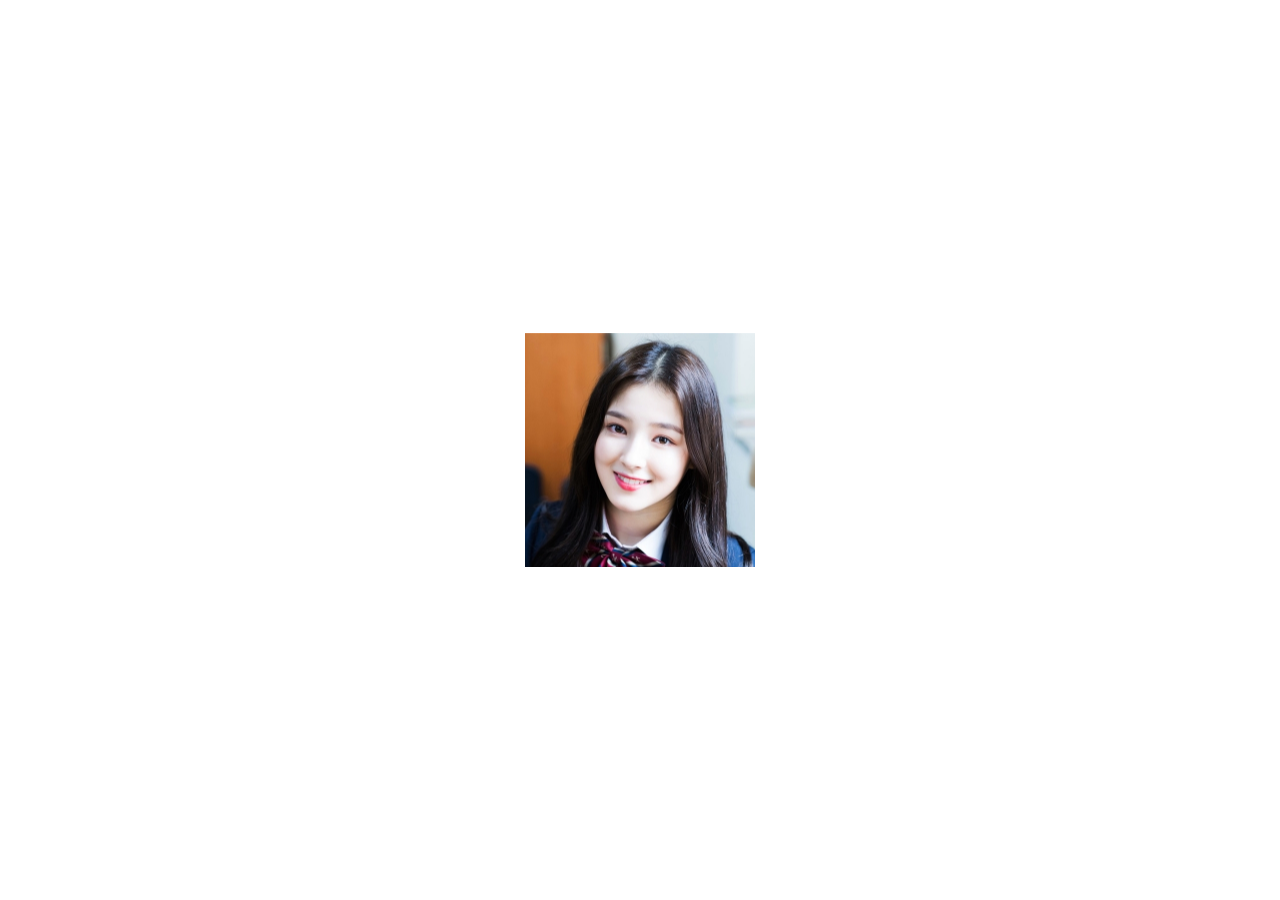
<file: reed-ui/hover_image-main/index.html>
<!DOCTYPE html>
<html lang="en">

<head>
    <meta charset="UTF-8">
    <meta http-equiv="X-UA-Compatible" content="IE=edge">
    <meta name="viewport" content="width=device-width, initial-scale=1.0">
    <title>Hover Image</title>
    <link rel="stylesheet" href="style.css">
</head>

<body>
    <!-- DONATE TUI
    
         - MOMO : 033.424.4249 ( DUONG HOANG QUAN)
         - ATM : 0701 1046 0250 ( SCB - DUONG QUOC THU)

    -->

    <div class="container">
        <div class="square" style="--i:1">
            <img src="images/nancy.jpg" alt="">
        </div>
        <div class="square" style="--i:2">
            <img src="images/nancy.jpg" alt="">
        </div>
        <div class="square" style="--i:3">
            <img src="images/nancy.jpg" alt="">
        </div>
        <div class="square" style="--i:4">
            <img src="images/nancy.jpg" alt="">
        </div>
        <div class="square" style="--i:5">
            <img src="images/nancy.jpg" alt="">
        </div>
        <div class="square" style="--i:6">
            <img src="images/nancy.jpg" alt="">
        </div>
        <div class="square">
            <img src="images/nancy.jpg" alt="">
        </div>
    </div>

    <script src="script.js"></script>
</body>

</html>
</file>
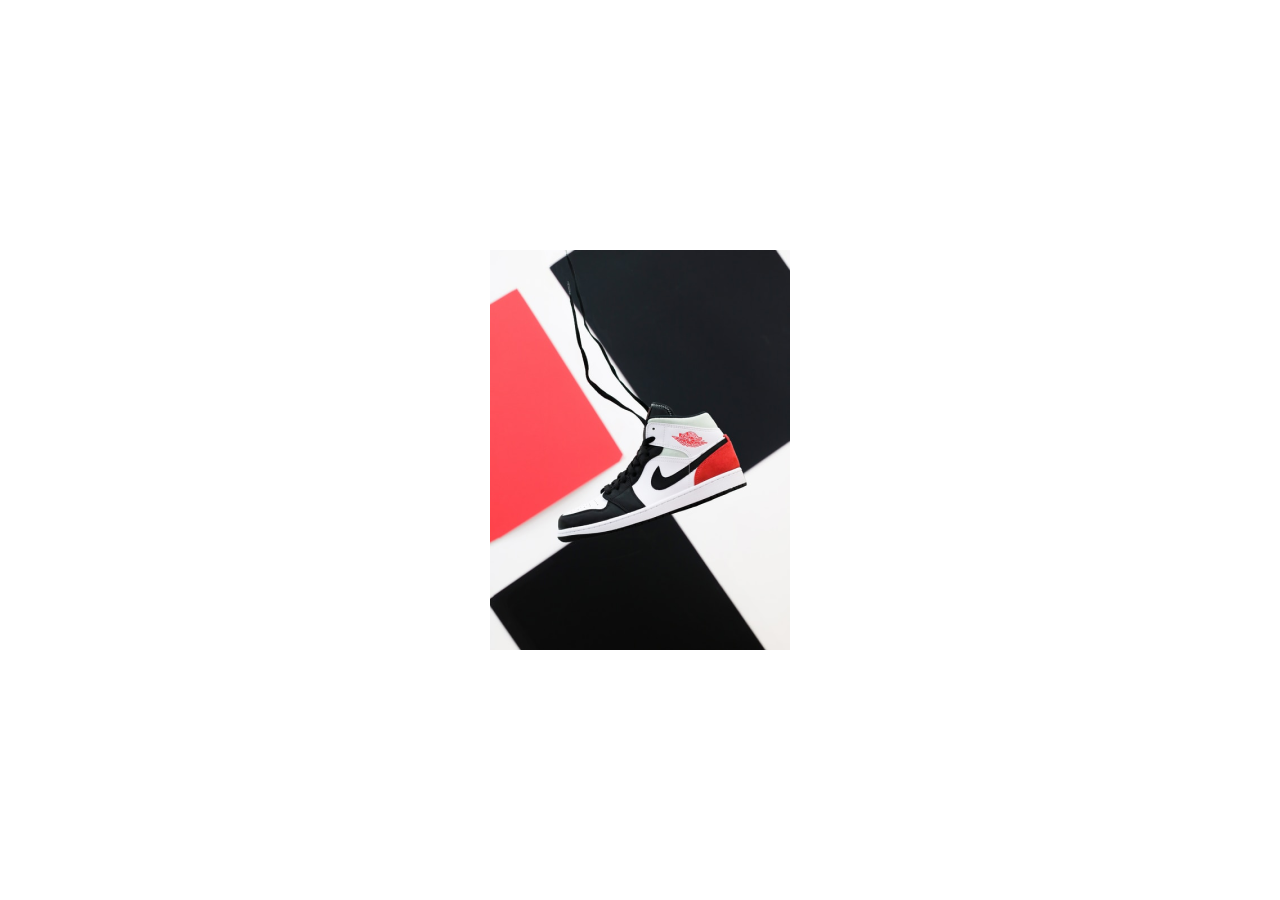
<file: reed-ui/product_card-main/index.html>
<!DOCTYPE html>
<html lang="en">

<head>
    <meta charset="UTF-8">
    <meta http-equiv="X-UA-Compatible" content="IE=edge">
    <meta name="viewport" content="width=device-width, initial-scale=1.0">
    <title>Product Card</title>
    <link rel="stylesheet" href="style.css">
</head>

<body>

    <div class="card">
        <div class="thumb">
            <img src="image.png" alt="">
        </div>
        <div class="desc">
            <!--  Mô tả sản phẩm -->
            <h3>THÔNG TIN SẢN PHẨM</h3>
            <div class="name">GIÀY THỂ THAO </div>
            <p>Thể loại giày thể thao phù hợp
                đi chơi ngoài trời,du lịch</p>
            <div class="size">SIZE :</div>
            <div class="list-size">
                <div class="item">38</div>
                <div class="item">39</div>
                <div class="item">40</div>
                <div class="item">41</div>
                <div class="item">42</div>
            </div>
            <div class="other-info">
                <span class="price">GIÁ : 233$</span>
                <button>Mua Ngay</button>
            </div>
        </div>
    </div>
</body>

</html>
</file>
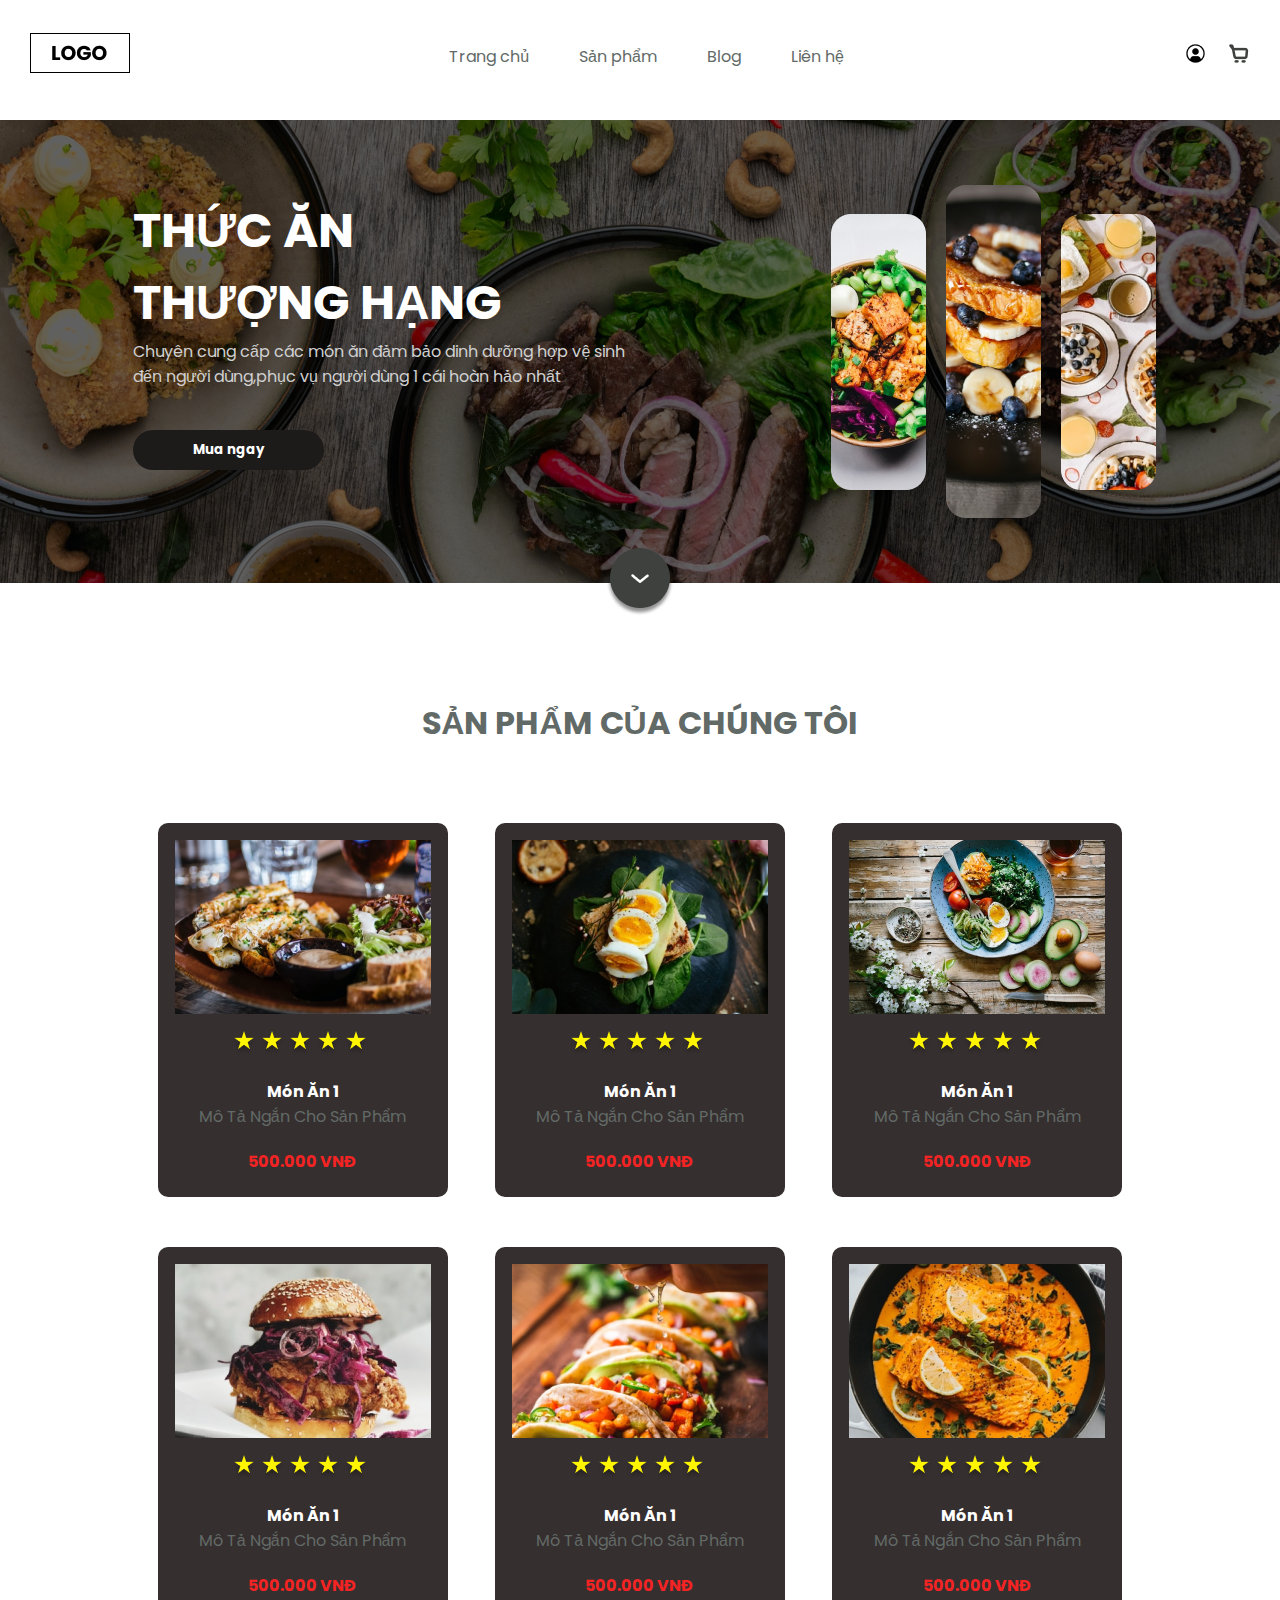
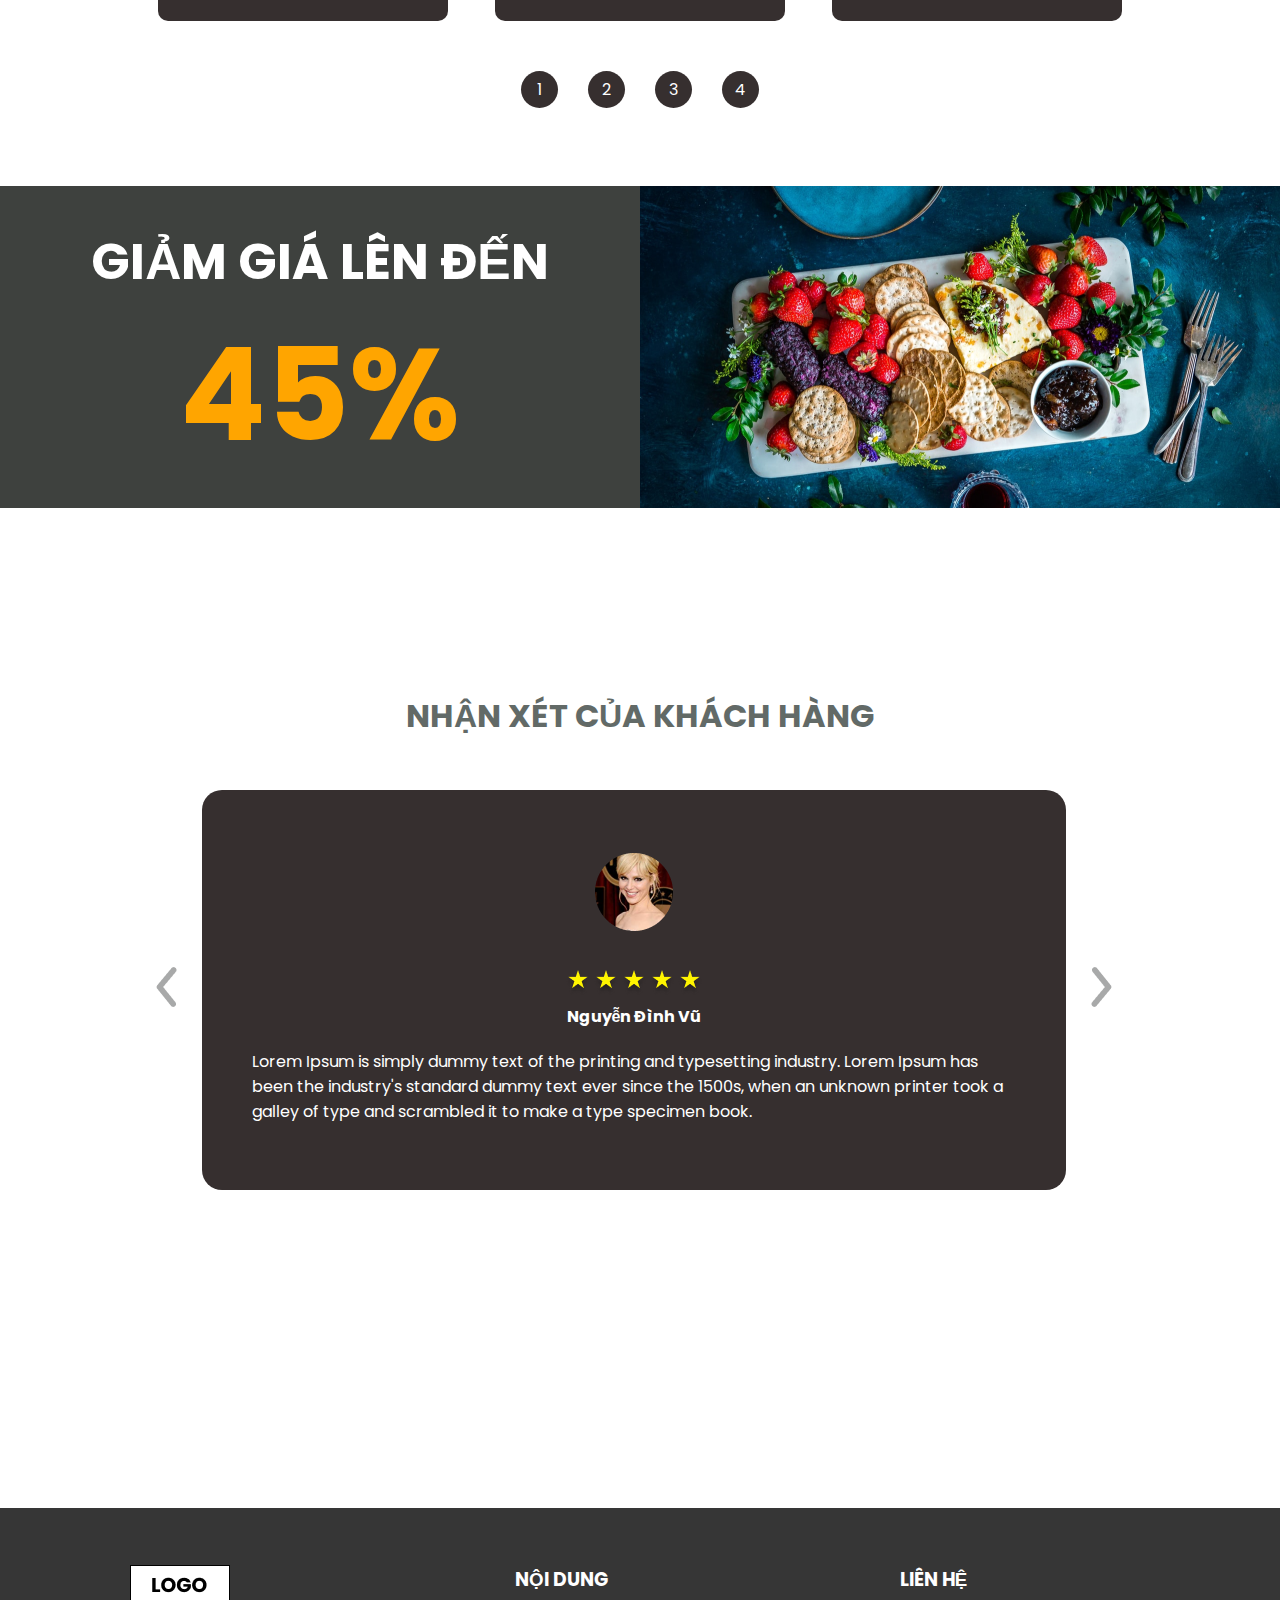
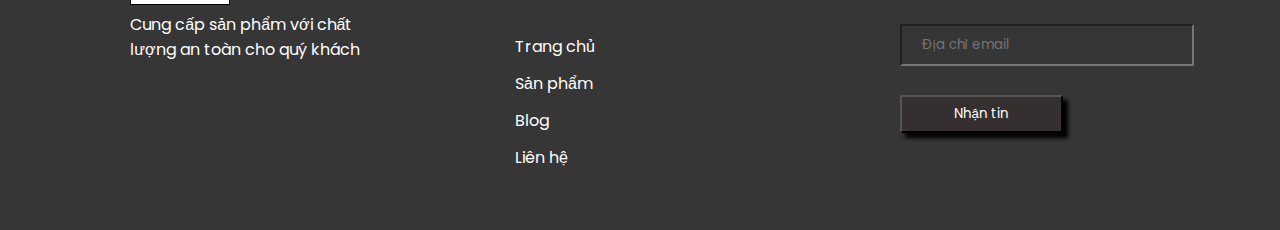
<file: reed-ui/web_shop_ban_hang-main/index.html>
<!DOCTYPE html>
<html lang="en">

<head>
    <meta charset="UTF-8">
    <meta http-equiv="X-UA-Compatible" content="IE=edge">
    <meta name="viewport" content="width=device-width, initial-scale=1.0">
    <title>Web bán thức ăn </title>
    <link rel="stylesheet" href="style.css">
</head>

<body>


    <div id="wrapper">
        <div id="header">
            <a href="" class="logo">
                <img src="assets/logo.png" alt="">
            </a>
            <div id="menu">
                <div class="item">
                    <a href="">Trang chủ</a>
                </div>
                <div class="item">
                    <a href="">Sản phẩm</a>
                </div>
                <div class="item">
                    <a href="">Blog</a>
                </div>
                <div class="item">
                    <a href="">Liên hệ</a>
                </div>
            </div>
            <div id="actions">
                <div class="item">
                    <img src="assets/user.png" alt="">
                </div>
                <div class="item">
                    <img src="assets/cart.png" alt="">
                </div>
            </div>
        </div>
        <div id="banner">
            <div class="box-left">
                <h2>
                    <span>THỨC ĂN</span>
                    <br>
                    <span>THƯỢNG HẠNG</span>
                </h2>
                <p>Chuyên cung cấp các món ăn đảm bảo dinh dưỡng
                    hợp vệ sinh đến người dùng,phục vụ người dùng 1 cái
                    hoàn hảo nhất</p>
                <button>Mua ngay</button>
            </div>
            <div class="box-right">
                <img src="assets/img_1.png" alt="">
                <img src="assets/img_2.png" alt="">
                <img src="assets/img_3.png" alt="">
            </div>
            <div class="to-bottom">
                <a href="">
                    <img src="assets/to_bottom.png" alt="">
                </a>
            </div>
        </div>
        <div id="wp-products">
            <h2>SẢN PHẨM CỦA CHÚNG TÔI</h2>
            <ul id="list-products">
                <div class="item">
                    <img src="assets/product_1.png" alt="">
                    <div class="stars">
                        <span>
                            <img src="assets/star.png" alt="">
                        </span>
                        <span>
                            <img src="assets/star.png" alt="">
                        </span>
                        <span>
                            <img src="assets/star.png" alt="">
                        </span>
                        <span>
                            <img src="assets/star.png" alt="">
                        </span>
                        <span>
                            <img src="assets/star.png" alt="">
                        </span>
                    </div>

                    <div class="name">Món Ăn 1</div>
                    <div class="desc">Mô Tả Ngắn Cho Sản Phẩm</div>
                    <div class="price">500.000 VNĐ</div>
                </div>


                <div class="item">
                    <img src="assets/product_2.png" alt="">
                    <div class="stars">
                        <span>
                            <img src="assets/star.png" alt="">
                        </span>
                        <span>
                            <img src="assets/star.png" alt="">
                        </span>
                        <span>
                            <img src="assets/star.png" alt="">
                        </span>
                        <span>
                            <img src="assets/star.png" alt="">
                        </span>
                        <span>
                            <img src="assets/star.png" alt="">
                        </span>
                    </div>

                    <div class="name">Món Ăn 1</div>
                    <div class="desc">Mô Tả Ngắn Cho Sản Phẩm</div>
                    <div class="price">500.000 VNĐ</div>
                </div>


                <div class="item">
                    <img src="assets/product_3.png" alt="">
                    <div class="stars">
                        <span>
                            <img src="assets/star.png" alt="">
                        </span>
                        <span>
                            <img src="assets/star.png" alt="">
                        </span>
                        <span>
                            <img src="assets/star.png" alt="">
                        </span>
                        <span>
                            <img src="assets/star.png" alt="">
                        </span>
                        <span>
                            <img src="assets/star.png" alt="">
                        </span>
                    </div>

                    <div class="name">Món Ăn 1</div>
                    <div class="desc">Mô Tả Ngắn Cho Sản Phẩm</div>
                    <div class="price">500.000 VNĐ</div>
                </div>
                <div class="item">
                    <img src="assets/product_4.png" alt="">
                    <div class="stars">
                        <span>
                            <img src="assets/star.png" alt="">
                        </span>
                        <span>
                            <img src="assets/star.png" alt="">
                        </span>
                        <span>
                            <img src="assets/star.png" alt="">
                        </span>
                        <span>
                            <img src="assets/star.png" alt="">
                        </span>
                        <span>
                            <img src="assets/star.png" alt="">
                        </span>
                    </div>

                    <div class="name">Món Ăn 1</div>
                    <div class="desc">Mô Tả Ngắn Cho Sản Phẩm</div>
                    <div class="price">500.000 VNĐ</div>
                </div>

                <div class="item">
                    <img src="assets/product_5.png" alt="">
                    <div class="stars">
                        <span>
                            <img src="assets/star.png" alt="">
                        </span>
                        <span>
                            <img src="assets/star.png" alt="">
                        </span>
                        <span>
                            <img src="assets/star.png" alt="">
                        </span>
                        <span>
                            <img src="assets/star.png" alt="">
                        </span>
                        <span>
                            <img src="assets/star.png" alt="">
                        </span>
                    </div>

                    <div class="name">Món Ăn 1</div>
                    <div class="desc">Mô Tả Ngắn Cho Sản Phẩm</div>
                    <div class="price">500.000 VNĐ</div>
                </div>

                <div class="item">
                    <img src="assets/product_6.png" alt="">
                    <div class="stars">
                        <span>
                            <img src="assets/star.png" alt="">
                        </span>
                        <span>
                            <img src="assets/star.png" alt="">
                        </span>
                        <span>
                            <img src="assets/star.png" alt="">
                        </span>
                        <span>
                            <img src="assets/star.png" alt="">
                        </span>
                        <span>
                            <img src="assets/star.png" alt="">
                        </span>
                    </div>

                    <div class="name">Món Ăn 1</div>
                    <div class="desc">Mô Tả Ngắn Cho Sản Phẩm</div>
                    <div class="price">500.000 VNĐ</div>
                </div>
            </ul>
            <div class="list-page">
                <div class="item">
                    <a href="">1</a>
                </div>
                <div class="item">
                    <a href="">2</a>
                </div>
                <div class="item">
                    <a href="">3</a>
                </div>
                <div class="item">
                    <a href="">4</a>
                </div>
            </div>
        </div>

        <div id="saleoff">
            <div class="box-left">
                <h1>
                    <span>GIẢM GIÁ LÊN ĐẾN</span>
                    <span>45%</span>
                </h1>
            </div>
            <div class="box-right"></div>
        </div>

        <div id="comment">
            <h2>NHẬN XÉT CỦA KHÁCH HÀNG</h2>
            <div id="comment-body">
                <div class="prev">
                    <a href="#">
                        <img src="assets/prev.png" alt="">
                    </a>
                </div>
                <ul id="list-comment">
                    <li class="item">
                        <div class="avatar">
                            <img src="assets/avatar_1.png" alt="">

                        </div>
                        <div class="stars">
                            <span>
                                <img src="assets/star.png" alt="">
                            </span>
                            <span>
                                <img src="assets/star.png" alt="">
                            </span>
                            <span>
                                <img src="assets/star.png" alt="">
                            </span>
                            <span>
                                <img src="assets/star.png" alt="">
                            </span>
                            <span>
                                <img src="assets/star.png" alt="">
                            </span>
                        </div>
                        <div class="name">Nguyễn Đình Vũ</div>

                        <div class="text">
                            <p>Lorem Ipsum is simply dummy text of the printing and
                                typesetting industry. Lorem Ipsum has been the industry's
                                standard dummy text ever since the 1500s, when an unknown
                                printer took a galley of type and scrambled it to make a type
                                specimen book.</p>
                        </div>
                    </li>
                    <li class="item">
                        <div class="avatar">
                            <img src="assets/avatar_1.png" alt="">

                        </div>
                        <div class="stars">
                            <span>
                                <img src="assets/star.png" alt="">
                            </span>
                            <span>
                                <img src="assets/star.png" alt="">
                            </span>
                            <span>
                                <img src="assets/star.png" alt="">
                            </span>
                            <span>
                                <img src="assets/star.png" alt="">
                            </span>
                            <span>
                                <img src="assets/star.png" alt="">
                            </span>
                        </div>
                        <div class="name">Trần Ngọc Sơn</div>

                        <div class="text">
                            <p>Lorem Ipsum is simply dummy text of the printing and
                                typesetting industry. Lorem Ipsum has been the industry's
                                standard dummy text ever since the 1500s, when an unknown
                                printer took a galley of type and scrambled it to make a type
                                specimen book.</p>
                        </div>
                    </li>
                    <li class="item">
                        <div class="avatar">
                            <img src="assets/avatar_1.png" alt="">

                        </div>
                        <div class="stars">
                            <span>
                                <img src="assets/star.png" alt="">
                            </span>
                            <span>
                                <img src="assets/star.png" alt="">
                            </span>
                            <span>
                                <img src="assets/star.png" alt="">
                            </span>
                            <span>
                                <img src="assets/star.png" alt="">
                            </span>
                            <span>
                                <img src="assets/star.png" alt="">
                            </span>
                        </div>
                        <div class="name">Nguyễn Trần Vi</div>

                        <div class="text">
                            <p>Lorem Ipsum is simply dummy text of the printing and
                                typesetting industry. Lorem Ipsum has been the industry's
                                standard dummy text ever since the 1500s, when an unknown
                                printer took a galley of type and scrambled it to make a type
                                specimen book.</p>
                        </div>
                    </li>
                </ul>
                <div class="next">
                    <a href="#">
                        <img src="assets/next.png" alt="">
                    </a>
                </div>
            </div>
        </div>

        <div id="footer">
            <div class="box">
                <div class="logo">
                    <img src="assets/logo.png" alt="">
                </div>
                <p>Cung cấp sản phẩm với chất lượng an toàn cho quý khách</p>
            </div>
            <div class="box">
                <h3>NỘI DUNG</h3>
                <ul class="quick-menu">
                    <div class="item">
                        <a href="">Trang chủ</a>
                    </div>
                    <div class="item">
                        <a href="">Sản phẩm</a>
                    </div>
                    <div class="item">
                        <a href="">Blog</a>
                    </div>
                    <div class="item">
                        <a href="">Liên hệ</a>
                    </div>
                </ul>
            </div>
            <div class="box">
                <h3>LIÊN HỆ</h3>
                <form action="">
                    <input type="text" placeholder="Địa chỉ email">
                    <button>Nhận tin</button>
                </form>
            </div>
        </div>
    </div>
    <script src="script.js"></script>
</body>

</html>
</file>
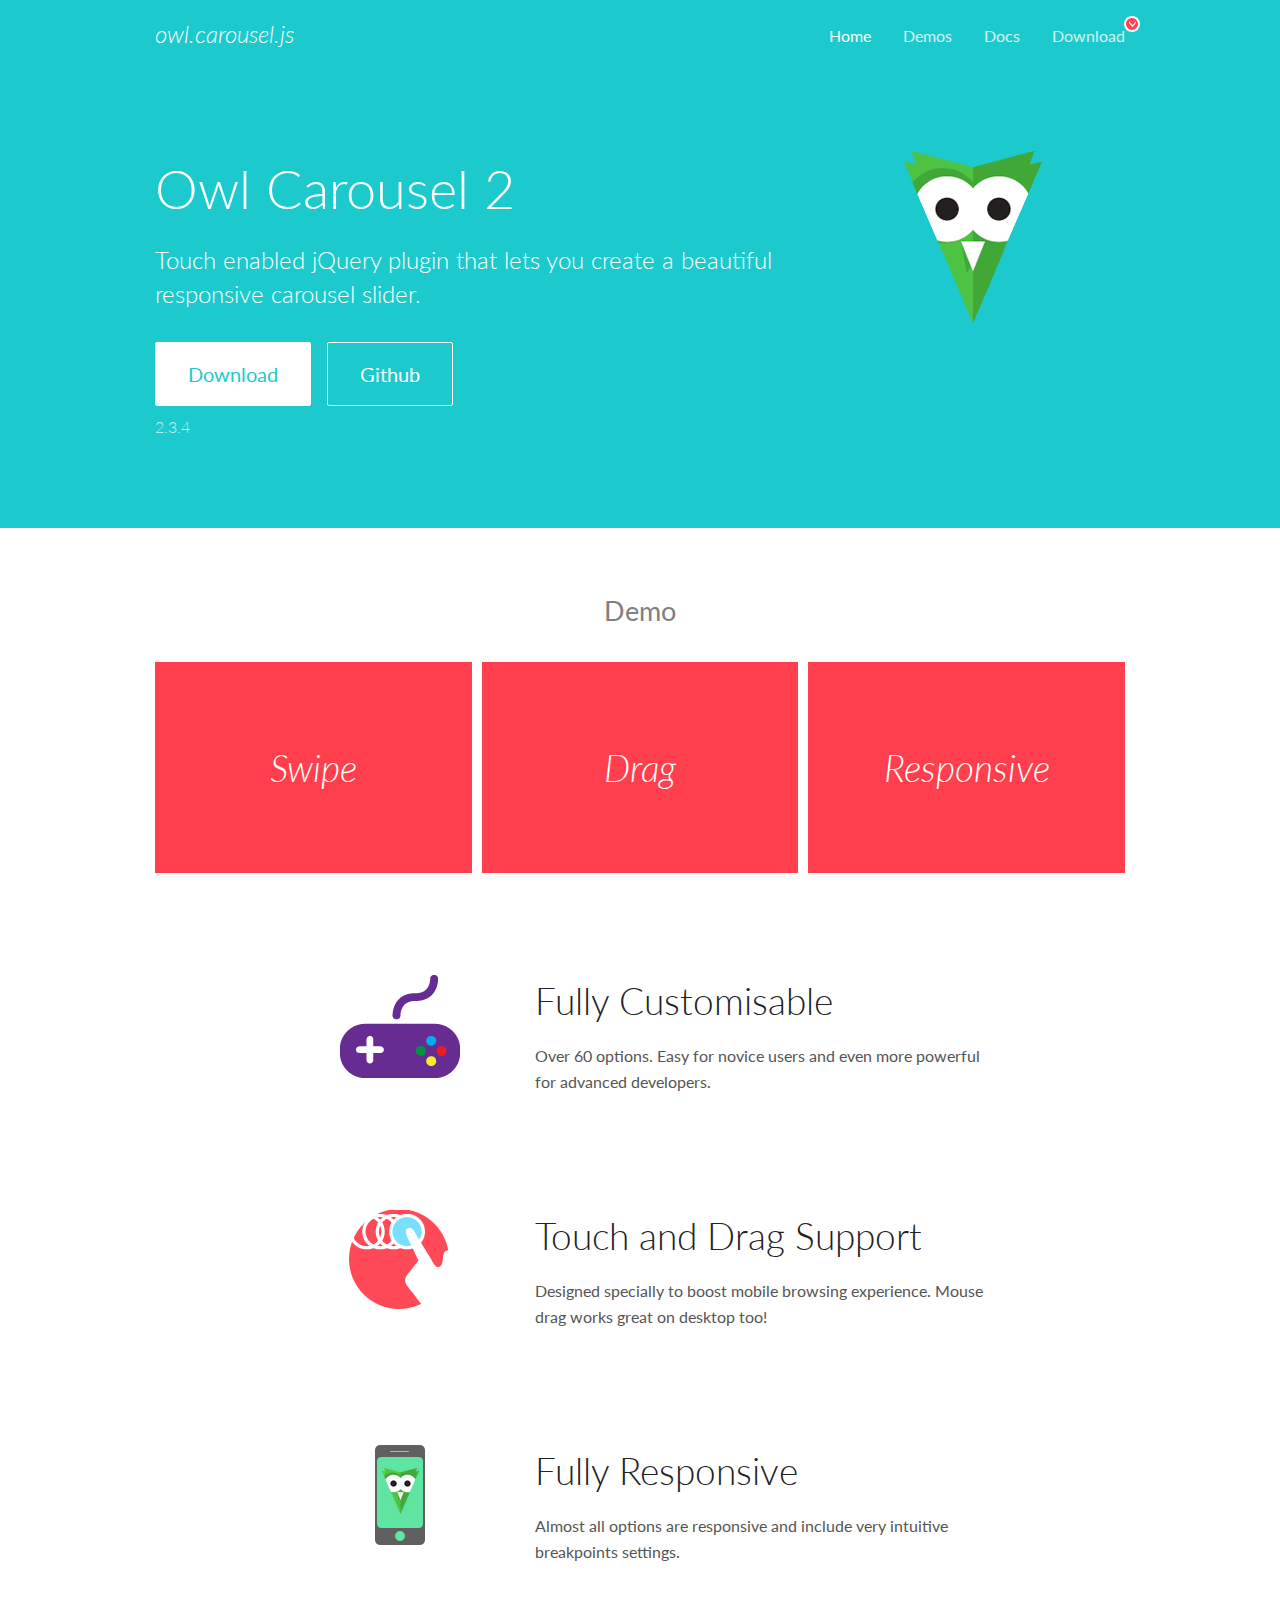
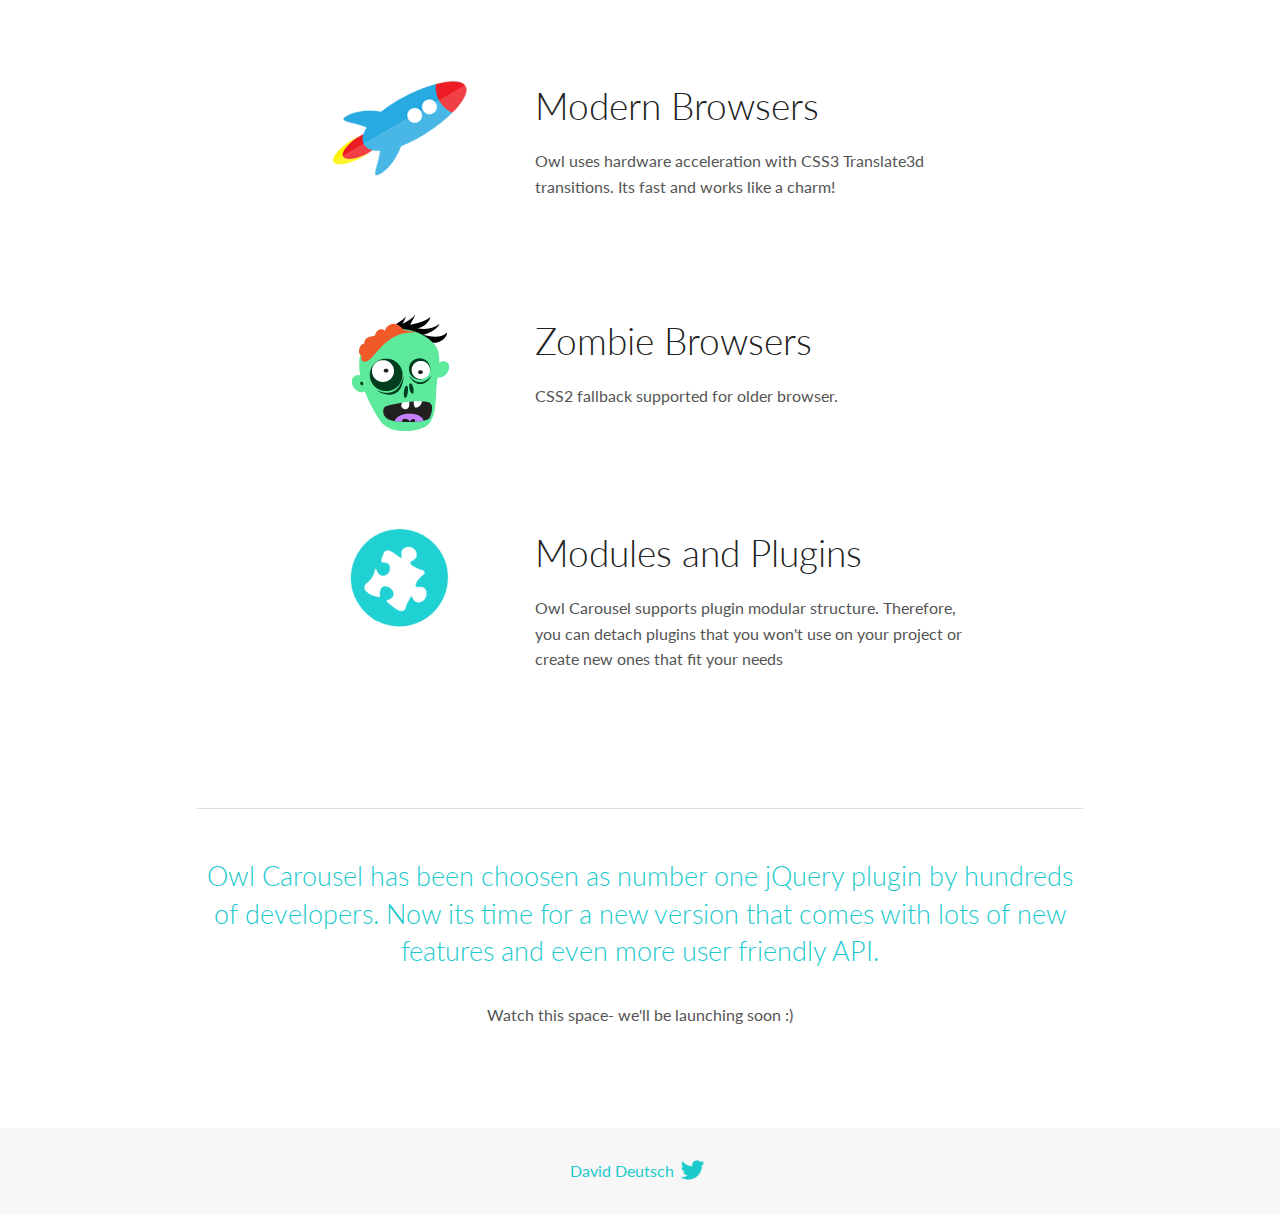
<file: slides-owl/OwlCarousel2-2.3.4/docs/index.html>
<!DOCTYPE html>
<html lang="en">
  <head>

    <!-- head -->
    <meta charset="utf-8">
    <meta name="msapplication-tap-highlight" content="no" />
    <meta name="viewport" content="width=device-width, initial-scale=1.0" />
    <meta name="description" content="Touch enabled jQuery plugin that lets you create beautiful responsive carousel slider.">
    <meta name="author" content="David Deutsch">
    <title>
      Home | Owl Carousel | 2.3.4
    </title>

    <!-- Stylesheets -->
    <link href='https://fonts.googleapis.com/css?family=Lato:300,400,700,400italic,300italic' rel='stylesheet' type='text/css'>
    <link rel="stylesheet" href="assets/css/docs.theme.min.css">

    <!-- Owl Stylesheets -->
    <link rel="stylesheet" href="assets/owlcarousel/assets/owl.carousel.min.css">
    <link rel="stylesheet" href="assets/owlcarousel/assets/owl.theme.default.min.css">

    <!-- HTML5 shim and Respond.js IE8 support of HTML5 elements and media queries -->

    <!--[if lt IE 9]>
      <script src="https://oss.maxcdn.com/libs/html5shiv/3.7.0/html5shiv.js"></script>
      <script src="https://oss.maxcdn.com/libs/respond.js/1.3.0/respond.min.js"></script>
    <![endif]-->

    <!-- Favicons -->
    <link rel="apple-touch-icon-precomposed" sizes="144x144" href="assets/ico/apple-touch-icon-144-precomposed.png">
    <link rel="shortcut icon" href="assets/ico/favicon.png">
    <link rel="shortcut icon" href="favicon.ico">

    <!-- Yeah i know js should not be in header. Its required for demos.-->

    <!-- javascript -->
    <script src="assets/vendors/jquery.min.js"></script>
    <script src="assets/owlcarousel/owl.carousel.js"></script>
  </head>
  <body>

    <!-- header -->
    <header class="header">
      <div class="row">
        <div class="large-12 columns">
          <div class="brand left">
            <h3>
              <a href="/OwlCarousel2/">owl.carousel.js</a> 
            </h3>
          </div>
          <a id="toggle-nav" class="right">
            <span></span> <span></span> <span></span> 
          </a> 
          <div class="nav-bar">
            <ul class="clearfix">
              <li class="active">
                <a href="/OwlCarousel2/index.html">Home</a> 
              </li>
              <li> <a href="/OwlCarousel2/demos/demos.html">Demos</a>  </li>
              <li> <a href="/OwlCarousel2/docs/started-welcome.html">Docs</a>  </li>
              <li>
                <a href="https://github.com/OwlCarousel2/OwlCarousel2/archive/2.3.4.zip">Download</a> 
                <span class="download"></span> 
              </li>
            </ul>
          </div>
        </div>
      </div>
    </header>

    <!-- home panel -->
    <section id="hero">
      <div class="row">
        <div class="large-8 medium-8 columns">
          <h1>Owl Carousel 2</h1>
          <h4>Touch enabled jQuery plugin that lets you create a beautiful responsive carousel slider.</h4>
          <a href="https://github.com/OwlCarousel2/OwlCarousel2/archive/2.3.4.zip" class="hero-button">Download</a> 
          <a href="https://github.com/OwlCarousel2/OwlCarousel2" class="hero-button outline">Github</a> 
          <p>2.3.4</p>
        </div>
        <div class="large-4 medium-4 columns">
          <img class="owl-logo" src="assets/img/owl-logo.png" alt="mr. Owl">
        </div>
      </div>
    </section>

    <!-- body -->
    <div class="home-demo">
      <div class="row">
        <div class="large-12 columns">
          <h3>Demo</h3>
          <div class="owl-carousel">
            <div class="item">
              <h2>Swipe</h2>
            </div>
            <div class="item">
              <h2>Drag</h2>
            </div>
            <div class="item">
              <h2>Responsive</h2>
            </div>
            <div class="item">
              <h2>CSS3</h2>
            </div>
            <div class="item">
              <h2>Fast</h2>
            </div>
            <div class="item">
              <h2>Easy</h2>
            </div>
            <div class="item">
              <h2>Free</h2>
            </div>
            <div class="item">
              <h2>Upgradable</h2>
            </div>
            <div class="item">
              <h2>Tons of options</h2>
            </div>
            <div class="item">
              <h2>Infinity</h2>
            </div>
            <div class="item">
              <h2>Auto Width</h2>
            </div>
          </div>
        </div>
      </div>
    </div>
    <script>
      var owl = $('.owl-carousel');
      owl.owlCarousel({
        margin: 10,
        loop: true,
        responsive: {
          0: {
            items: 1
          },
          600: {
            items: 2
          },
          1000: {
            items: 3
          }
        }
      })
    </script>

    <!-- features -->
    <div id="features">
      <div class="row">
        <div class="small-12 medium-9 small-centered columns">
          <section class="row feature">
            <div class="medium-4 small-12 columns">
              <img src="assets/img/feature-options.png" alt="">
            </div>
            <div class="medium-8 small-12 columns">
              <h2>Fully Customisable</h2>
              <p>Over 60 options. Easy for novice users and even more powerful for advanced developers.</p>
            </div>
          </section>
          <section class="row feature">
            <div class="medium-4 small-12 columns">
              <img src="assets/img/feature-drag.png" alt="">
            </div>
            <div class="medium-8 small-12 columns">
              <h2>Touch and Drag Support</h2>
              <p>Designed specially to boost mobile browsing experience. Mouse drag works great on desktop too!</p>
            </div>
          </section>
          <section class="row feature">
            <div class="medium-4 small-12 columns">
              <img src="assets/img/feature-responsive.png" alt="">
            </div>
            <div class="medium-8 small-12 columns">
              <h2>Fully Responsive</h2>
              <p>Almost all options are responsive and include very intuitive breakpoints settings.</p>
            </div>
          </section>
          <section class="row feature">
            <div class="medium-4 small-12 columns">
              <img src="assets/img/feature-modern.png" alt="">
            </div>
            <div class="medium-8 small-12 columns">
              <h2>Modern Browsers</h2>
              <p>Owl uses hardware acceleration with CSS3 Translate3d transitions. Its fast and works like a charm! </p>
            </div>
          </section>
          <section class="row feature">
            <div class="medium-4 small-12 columns">
              <img src="assets/img/feature-zombie.png" alt="">
            </div>
            <div class="medium-8 small-12 columns">
              <h2>Zombie Browsers</h2>
              <p>CSS2 fallback supported for older browser.</p>
            </div>
          </section>
          <section class="row feature">
            <div class="medium-4 small-12 columns">
              <img src="assets/img/feature-module.png" alt="">
            </div>
            <div class="medium-8 small-12 columns">
              <h2>Modules and Plugins</h2>
              <p>Owl Carousel supports plugin modular structure. Therefore, you can detach plugins that you won&#x27;t use on your project or create new ones that fit your needs</p>
            </div>
          </section>
        </div>
      </div>
    </div>

    <!-- footer -->
    <section id="teaser-text">
      <div class="row">
        <div class="small-12 medium-11 small-centered columns">
          <hr>
          <h3 id="owl-carousel-has-been-choosen-as-number-one-jquery-plugin-by-hundreds-of-developers-now-its-time-for-a-new-version-that-comes-with-lots-of-new-features-and-even-more-user-friendly-api-">Owl Carousel has been choosen as number one jQuery plugin by hundreds of developers. Now its time for a new version that comes with lots of new features and even more user friendly API.</h3>
          <p>Watch this space- we&#39;ll be launching soon :)</p>
        </div>
      </div>
    </section>

    <!-- footer -->
    <footer class="footer">
      <div class="row">
        <div class="large-12 columns">
          <h5>
            <a href="/OwlCarousel2/docs/support-contact.html">David Deutsch</a> 
            <a id="custom-tweet-button" href="https://twitter.com/share?url=https://github.com/OwlCarousel2/OwlCarousel2&text=Owl Carousel - This is so awesome! " target="_blank"></a> 
          </h5>
        </div>
      </div>
    </footer>

    <!-- vendors -->
    <script src="assets/vendors/highlight.js"></script>
    <script src="assets/js/app.js"></script>
  </body>
</html>
</file>
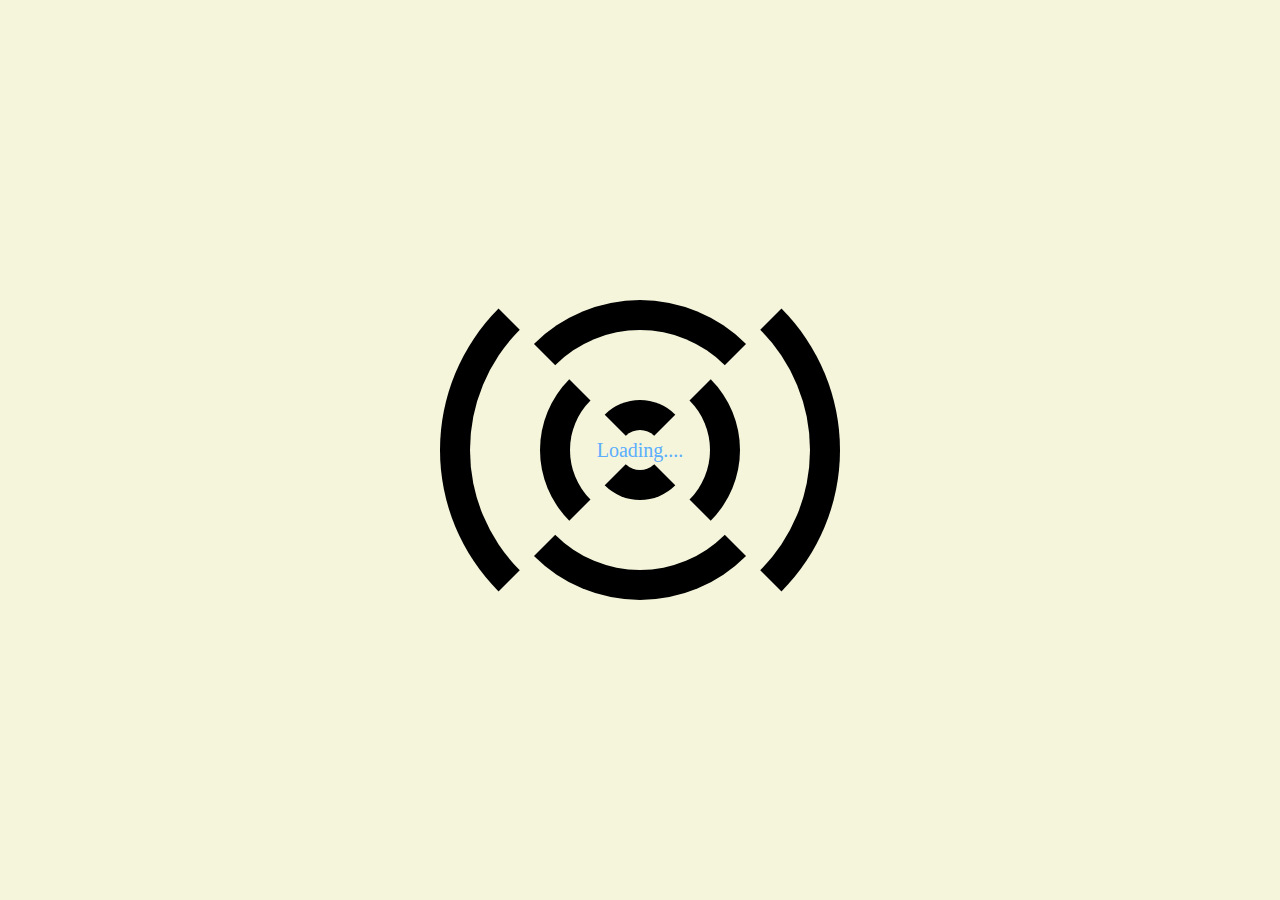
<file: loading.html>
<!DOCTYPE html>
<html lang="en">

<head>
    <meta charset="UTF-8">
    <meta http-equiv="X-UA-Compatible" content="IE=edge">
    <meta name="viewport" content="width=device-width, initial-scale=1.0">
    <title>Loading</title>
</head>
<style>
    * {
        margin: 0;
        padding: 0;
        box-sizing: border-box;
    }

    body {
        background-color: beige;
        position: relative;
        min-height: 100vh;
        display: flex;
        justify-content: center;
        align-items: center;
    }

    body>div {
        position: absolute;
    }

    .box_1 {
        width: 100px;
        height: 100px;
        border: 30px solid transparent;
        border-top: 30px solid black;
        border-bottom: 30px solid black;
        border-radius: 50%;
        animation: animate 3s linear infinite;
        animation-direction: reverse;
    }

    .box_2 {
        width: 200px;
        height: 200px;
        border: 30px solid transparent;
        border-left: 30px solid black;
        border-right: 30px solid black;
        border-radius: 50%;
        animation: animate 3s linear infinite;
    }

    .box_3 {
        width: 300px;
        height: 300px;
        border: 30px solid transparent;
        border-top: 30px solid black;
        border-bottom: 30px solid black;
        border-radius: 50%;
        animation: animate 3s linear infinite;
        animation-direction: reverse;
    }

    .box_4 {
        width: 400px;
        height: 400px;
        border: 30px solid transparent;
        border-right: 30px solid black;
        border-left: 30px solid black;
        border-radius: 50%;
        animation: animate 3s linear infinite;
    }

    @keyframes animate {
        0% {
            transform: rotate(0deg);
        }
        100% {
            transform: rotate(180deg);
        }
    }

    .text-caption {
        font-size: 20px; 
        color: rgb(92, 174, 252);
        z-index: 1;
    }
</style>

<body>
    <div class="text-caption">Loading....</div>
    <div class="box_1"></div>
    <div class="box_2"></div>
    <div class="box_3"></div>
    <div class="box_4"></div>
</body>

</html>
</file>
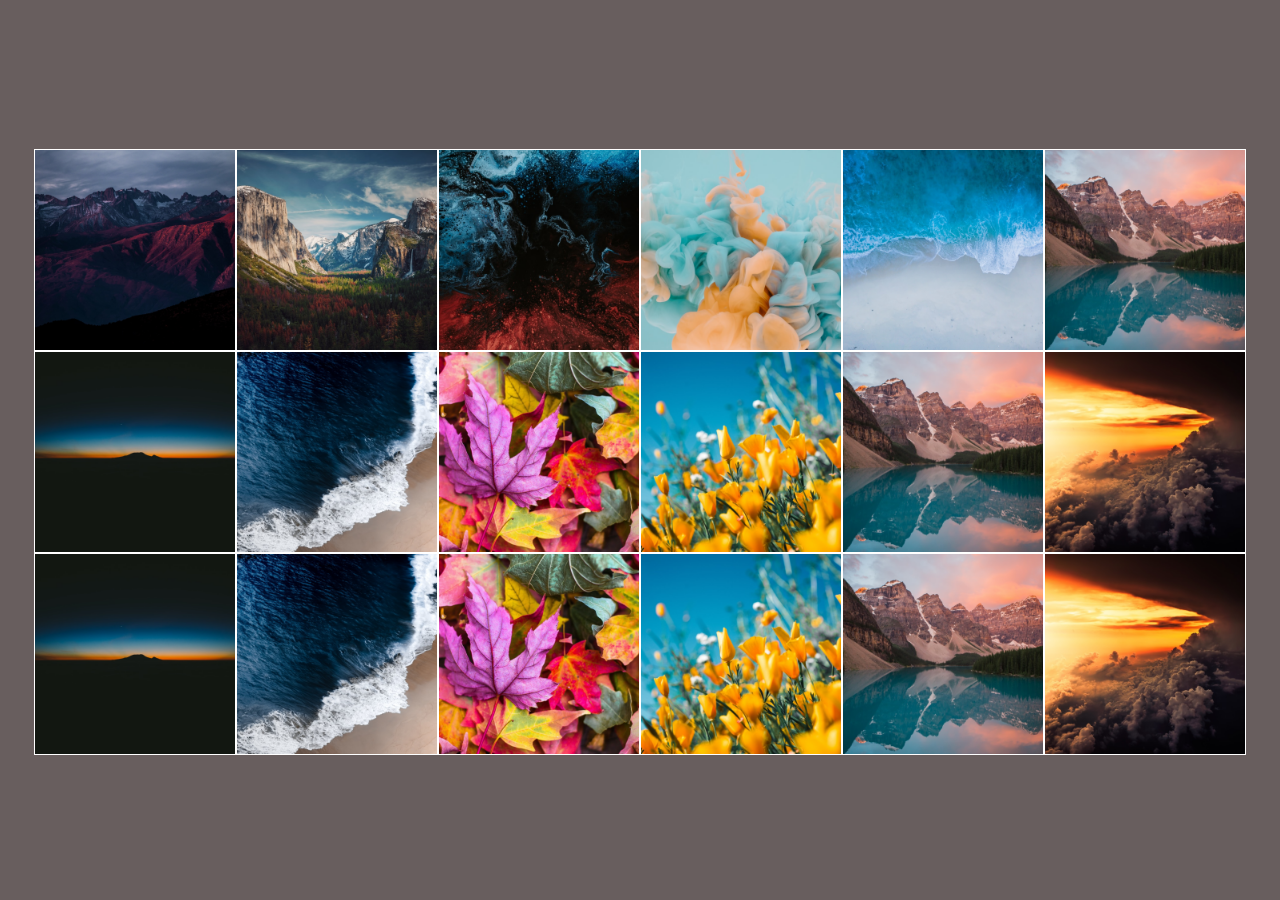
<file: view-img.html>
<!DOCTYPE html>
<html lang="en">

<head>
    <meta charset="UTF-8">
    <meta http-equiv="X-UA-Compatible" content="IE=edge">
    <meta name="viewport" content="width=device-width, initial-scale=1.0">
    <title>View html</title>
    <link rel="stylesheet" href="https://cdnjs.cloudflare.com/ajax/libs/font-awesome/6.1.1/css/all.min.css"
        integrity="sha512-KfkfwYDsLkIlwQp6LFnl8zNdLGxu9YAA1QvwINks4PhcElQSvqcyVLLD9aMhXd13uQjoXtEKNosOWaZqXgel0g=="
        crossorigin="anonymous" referrerpolicy="no-referrer" />
</head>
<style>
    * {
        margin: 0;
        padding: 0;
    }

    body {
        display: flex;
        justify-content: center;
        align-items: center;
        background-color: rgb(104, 94, 94);
        min-height: 100vh;
        overflow: hidden;
    }

    img {
        max-width: 100%;
    }

    .container {
        width: 1212px;
        height: 603px;
        display: flex;
        flex-wrap: wrap;
        position: relative;
    }

    .item {
        display: flex;
        justify-content: center;
        align-items: center;
        border: 1px solid white;
        width: 200px;
        height: 200px;
        position: relative;
        overflow: hidden;
    }

    button {
        position: absolute;
        top: 150%;
        left: 50%;
        transform: translate(-50%,-50%);
        width: 100px;
        height: 40px;
        border: none;
        outline: none;
        transition: 0.4s all;
        cursor: pointer;
    }

    .item:hover button {
        top: 50%;
    }
    .show-img {
        position: absolute;
        width: 1150px;
        height: 0px;
        background-color: rgb(155, 120, 120, 0.95);
        left: 50%;
        top: 50%;
        transform: translate(-50%,-50%);
        transition: 0.4s all;
        display: flex;
        justify-content: center;
        align-items: center;
        overflow: hidden;
    }

    .fas{
        position: absolute;
        color: white;
        font-size: 30px;
        top: 10px;
        right: 10px;
    }
</style>

<body>
    <div class="container">
        <div class="item">
            <img src="images/images.png" alt="">
            <button>Xem ảnh</button>
        </div>
        <div class="item">
            <img src="images/images_1.png" alt="">
            <button>Xem ảnh</button>
        </div>
        <div class="item">
            <img src="images/images_2.png" alt="">
            <button>Xem ảnh</button>
        </div>
        <div class="item">
            <img src="images/images_3.png" alt="">
            <button>Xem ảnh</button>
        </div>
        <div class="item">
            <img src="images/images_4.png" alt="">
            <button>Xem ảnh</button>
        </div>
        <div class="item">
            <img src="images/images_5.png" alt="">
            <button>Xem ảnh</button>
        </div>
        <div class="item">
            <img src="images/images_6.png" alt="">
            <button>Xem ảnh</button>
        </div>
        <div class="item">
            <img src="images/images_7.png" alt="">
            <button>Xem ảnh</button>
        </div>
        <div class="item">
            <img src="images/images_8.png" alt="">
            <button>Xem ảnh</button>
        </div>
        <div class="item">
            <img src="images/images_9.png" alt="">
            <button>Xem ảnh</button>
        </div>
        <div class="item">
            <img src="images/images_10.png" alt="">
            <button>Xem ảnh</button>
        </div>
        <div class="item">
            <img src="images/images_11.png" alt="">
            <button>Xem ảnh</button>
        </div>
        <div class="item">
            <img src="images/images_6.png" alt="">
            <button>Xem ảnh</button>
        </div>
        <div class="item">
            <img src="images/images_7.png" alt="">
            <button>Xem ảnh</button>
        </div>
        <div class="item">
            <img src="images/images_8.png" alt="">
            <button>Xem ảnh</button>
        </div>
        <div class="item">
            <img src="images/images_9.png" alt="">
            <button>Xem ảnh</button>
        </div>
        <div class="item">
            <img src="images/images_10.png" alt="">
            <button>Xem ảnh</button>
        </div>
        <div class="item">
            <img src="images/images_11.png" alt="">
            <button>Xem ảnh</button>
        </div>

        <div class="show-img">
            <div>
                <img src="images/images.png" alt="" id="current-img">
            </div>
            <i class="fas fa-times"></i>
        </div>
    </div>
</body>
<script>
    const buttons = document.querySelectorAll('.item button')
    console.log(buttons)
    const close = document.querySelector('.fas')
    console.log(close)
    buttons.forEach(button => {
        button.addEventListener('click', function(event){
            let image = event.target.previousElementSibling
            console.log(image)
            let currentImage = document.querySelector('#current-img')
            currentImage.src = image.src
            document.querySelector('.show-img').style.height = "630px"
        })
       
    })

    close.addEventListener('click', function(){
        document.querySelector('.show-img').style.height = "0px"
    })
</script>
</html>
</file>
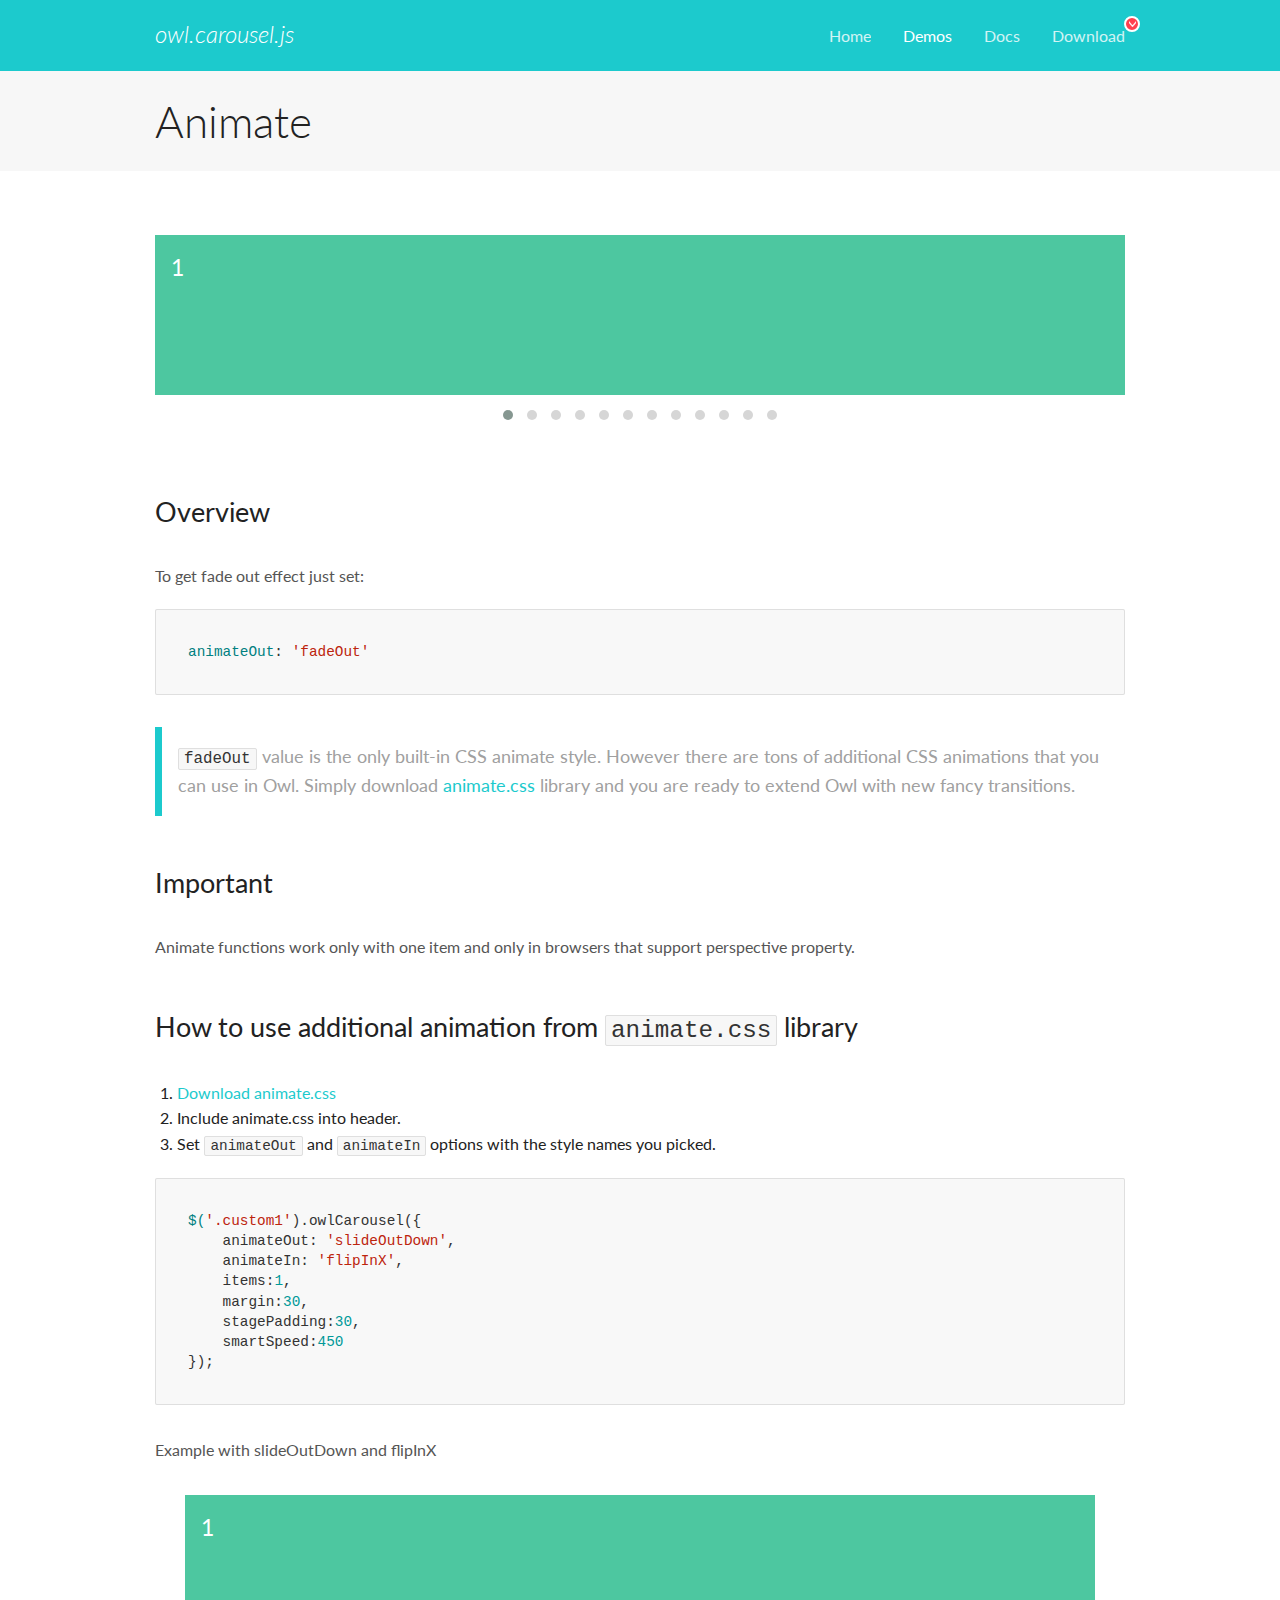
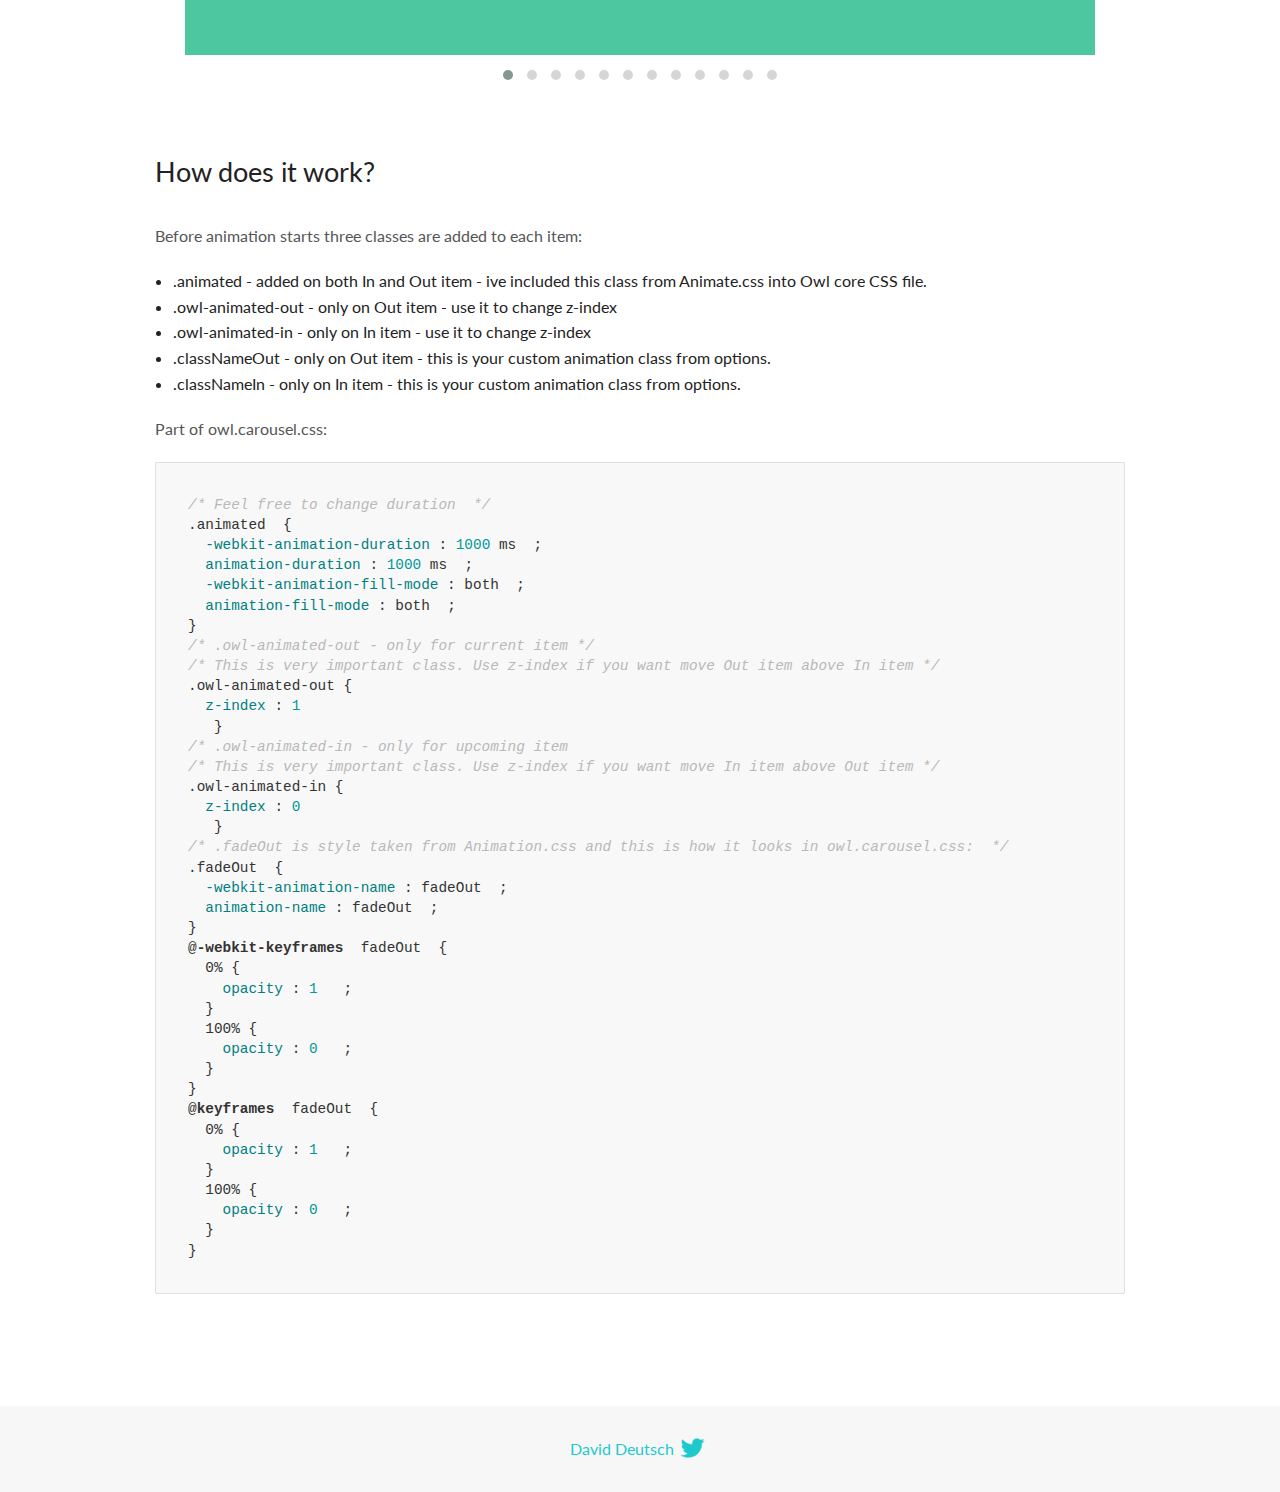
<file: slides-owl/OwlCarousel2-2.3.4/docs/demos/animate.html>
<!DOCTYPE html>
<html lang="en">
  <head>

    <!-- head -->
    <meta charset="utf-8">
    <meta name="msapplication-tap-highlight" content="no" />
    <meta name="viewport" content="width=device-width, initial-scale=1.0" />
    <meta name="description" content="Animate carousel">
    <meta name="author" content="David Deutsch">
    <title>
      Animate Demo | Owl Carousel | 2.3.4
    </title>

    <!-- Stylesheets -->
    <link href='https://fonts.googleapis.com/css?family=Lato:300,400,700,400italic,300italic' rel='stylesheet' type='text/css'>
    <link rel="stylesheet" href="../assets/css/docs.theme.min.css">

    <!-- Owl Stylesheets -->
    <link rel="stylesheet" href="../assets/owlcarousel/assets/owl.carousel.min.css">
    <link rel="stylesheet" href="../assets/owlcarousel/assets/owl.theme.default.min.css">

    <!-- HTML5 shim and Respond.js IE8 support of HTML5 elements and media queries -->

    <!--[if lt IE 9]>
      <script src="https://oss.maxcdn.com/libs/html5shiv/3.7.0/html5shiv.js"></script>
      <script src="https://oss.maxcdn.com/libs/respond.js/1.3.0/respond.min.js"></script>
    <![endif]-->

    <!-- Favicons -->
    <link rel="apple-touch-icon-precomposed" sizes="144x144" href="../assets/ico/apple-touch-icon-144-precomposed.png">
    <link rel="shortcut icon" href="../assets/ico/favicon.png">
    <link rel="shortcut icon" href="favicon.ico">

    <!-- Yeah i know js should not be in header. Its required for demos.-->

    <!-- javascript -->
    <script src="../assets/vendors/jquery.min.js"></script>
    <script src="../assets/owlcarousel/owl.carousel.js"></script>
  </head>
  <body>

    <!-- header -->
    <header class="header">
      <div class="row">
        <div class="large-12 columns">
          <div class="brand left">
            <h3>
              <a href="/OwlCarousel2/">owl.carousel.js</a> 
            </h3>
          </div>
          <a id="toggle-nav" class="right">
            <span></span> <span></span> <span></span> 
          </a> 
          <div class="nav-bar">
            <ul class="clearfix">
              <li> <a href="/OwlCarousel2/index.html">Home</a>  </li>
              <li class="active">
                <a href="/OwlCarousel2/demos/demos.html">Demos</a> 
              </li>
              <li> <a href="/OwlCarousel2/docs/started-welcome.html">Docs</a>  </li>
              <li>
                <a href="https://github.com/OwlCarousel2/OwlCarousel2/archive/2.3.4.zip">Download</a> 
                <span class="download"></span> 
              </li>
            </ul>
          </div>
        </div>
      </div>
    </header>

    <!-- title -->
    <section class="title">
      <div class="row">
        <div class="large-12 columns">
          <h1>Animate</h1>
        </div>
      </div>
    </section>

    <!--  Demos -->
    <section id="demos">
      <div class="row">
        <div class="large-12 columns">
          <div class="fadeOut owl-carousel owl-theme">
            <div class="item">
              <h4>1</h4>
            </div>
            <div class="item">
              <h4>2</h4>
            </div>
            <div class="item">
              <h4>3</h4>
            </div>
            <div class="item">
              <h4>4</h4>
            </div>
            <div class="item">
              <h4>5</h4>
            </div>
            <div class="item">
              <h4>6</h4>
            </div>
            <div class="item">
              <h4>7</h4>
            </div>
            <div class="item">
              <h4>8</h4>
            </div>
            <div class="item">
              <h4>9</h4>
            </div>
            <div class="item">
              <h4>10</h4>
            </div>
            <div class="item">
              <h4>11</h4>
            </div>
            <div class="item">
              <h4>12</h4>
            </div>
          </div>
          <h3 id="overview">Overview</h3>
          <p>To get fade out effect just set:</p>
          <pre><code>animateOut: &#39;fadeOut&#39;</code></pre>
          <blockquote>
            <p><code>fadeOut</code> value is the only built-in CSS animate style. However there are tons of additional CSS animations that you can use in Owl. Simply download
              <a href="https://daneden.github.io/animate.css/">animate.css</a>  library and you are ready to extend Owl with new fancy transitions.</p>
          </blockquote>
          <h3 id="important">Important</h3>
          <p>Animate functions work only with one item and only in browsers that support perspective property.</p>
          <h3 id="how-to-use-additional-animation-from-animate-css-library">How to use additional animation from <code>animate.css</code> library</h3>
          <ol>
            <li> <a href="https://daneden.github.io/animate.css/">Download animate.css</a>  </li>
            <li>Include animate.css into header.</li>
            <li>Set <code>animateOut</code> and <code>animateIn</code> options with the style names you picked.</li>
          </ol>
          <pre><code>$(&#39;.custom1&#39;).owlCarousel({
    animateOut: &#39;slideOutDown&#39;,
    animateIn: &#39;flipInX&#39;,
    items:1,
    margin:30,
    stagePadding:30,
    smartSpeed:450
});</code></pre>
          <p>Example with slideOutDown and flipInX</p>
          <div class="custom1 owl-carousel owl-theme">
            <div class="item">
              <h4>1</h4>
            </div>
            <div class="item">
              <h4>2</h4>
            </div>
            <div class="item">
              <h4>3</h4>
            </div>
            <div class="item">
              <h4>4</h4>
            </div>
            <div class="item">
              <h4>5</h4>
            </div>
            <div class="item">
              <h4>6</h4>
            </div>
            <div class="item">
              <h4>7</h4>
            </div>
            <div class="item">
              <h4>8</h4>
            </div>
            <div class="item">
              <h4>9</h4>
            </div>
            <div class="item">
              <h4>10</h4>
            </div>
            <div class="item">
              <h4>11</h4>
            </div>
            <div class="item">
              <h4>12</h4>
            </div>
          </div>
          <h3 id="how-does-it-work-">How does it work?</h3>
          <p>Before animation starts three classes are added to each item:</p>
          <ul>
            <li>.animated - added on both In and Out item - ive included this class from Animate.css into Owl core CSS file.</li>
            <li>.owl-animated-out - only on Out item - use it to change z-index</li>
            <li>.owl-animated-in - only on In item - use it to change z-index</li>
            <li>.classNameOut - only on Out item - this is your custom animation class from options.</li>
            <li>.classNameIn - only on In item - this is your custom animation class from options.</li>
          </ul>
          <p>Part of owl.carousel.css:</p>
          <pre><code class="language-css"><span class="comment">/* Feel free to change duration  */</span> 
<span class="class">.animated</span>  <span class="rules">{
  <span class="rule"><span class="attribute">-webkit-animation-duration</span> :<span class="value"> <span class="number">1000</span> ms</span> </span> ;
  <span class="rule"><span class="attribute">animation-duration</span> :<span class="value"> <span class="number">1000</span> ms</span> </span> ;
  <span class="rule"><span class="attribute">-webkit-animation-fill-mode</span> :<span class="value"> both</span> </span> ;
  <span class="rule"><span class="attribute">animation-fill-mode</span> :<span class="value"> both</span> </span> ;
<span class="rule">}</span> </span> 
<span class="comment">/* .owl-animated-out - only for current item */</span> 
<span class="comment">/* This is very important class. Use z-index if you want move Out item above In item */</span> 
<span class="class">.owl-animated-out</span> <span class="rules">{
  <span class="rule"><span class="attribute">z-index</span> :<span class="value"> <span class="number">1</span> 
</span> </span> </span> }
<span class="comment">/* .owl-animated-in - only for upcoming item
/* This is very important class. Use z-index if you want move In item above Out item */</span> 
<span class="class">.owl-animated-in</span> <span class="rules">{
  <span class="rule"><span class="attribute">z-index</span> :<span class="value"> <span class="number">0</span> 
</span> </span> </span> }
<span class="comment">/* .fadeOut is style taken from Animation.css and this is how it looks in owl.carousel.css:  */</span> 
<span class="class">.fadeOut</span>  <span class="rules">{
  <span class="rule"><span class="attribute">-webkit-animation-name</span> :<span class="value"> fadeOut</span> </span> ;
  <span class="rule"><span class="attribute">animation-name</span> :<span class="value"> fadeOut</span> </span> ;
<span class="rule">}</span> </span> 
<span class="at_rule">@<span class="keyword">-webkit-keyframes</span>  fadeOut </span> {
  0% <span class="rules">{
    <span class="rule"><span class="attribute">opacity</span> :<span class="value"> <span class="number">1</span> </span> </span> ;
  <span class="rule">}</span> </span> 
  100% <span class="rules">{
    <span class="rule"><span class="attribute">opacity</span> :<span class="value"> <span class="number">0</span> </span> </span> ;
  <span class="rule">}</span> </span> 
}
<span class="at_rule">@<span class="keyword">keyframes</span>  fadeOut </span> {
  0% <span class="rules">{
    <span class="rule"><span class="attribute">opacity</span> :<span class="value"> <span class="number">1</span> </span> </span> ;
  <span class="rule">}</span> </span> 
  100% <span class="rules">{
    <span class="rule"><span class="attribute">opacity</span> :<span class="value"> <span class="number">0</span> </span> </span> ;
  <span class="rule">}</span> </span> 
}</code></pre>
          <link rel="stylesheet" href="../assets/css/animate.css">
          <script>
            jQuery(document).ready(function($) {
              $('.fadeOut').owlCarousel({
                items: 1,
                animateOut: 'fadeOut',
                loop: true,
                margin: 10,
              });
              $('.custom1').owlCarousel({
                animateOut: 'slideOutDown',
                animateIn: 'flipInX',
                items: 1,
                margin: 30,
                stagePadding: 30,
                smartSpeed: 450
              });
            });
          </script>
        </div>
      </div>
    </section>

    <!-- footer -->
    <footer class="footer">
      <div class="row">
        <div class="large-12 columns">
          <h5>
            <a href="/OwlCarousel2/docs/support-contact.html">David Deutsch</a> 
            <a id="custom-tweet-button" href="https://twitter.com/share?url=https://github.com/OwlCarousel2/OwlCarousel2&text=Owl Carousel - This is so awesome! " target="_blank"></a> 
          </h5>
        </div>
      </div>
    </footer>

    <!-- vendors -->
    <script src="../assets/vendors/highlight.js"></script>
    <script src="../assets/js/app.js"></script>
  </body>
</html>
</file>
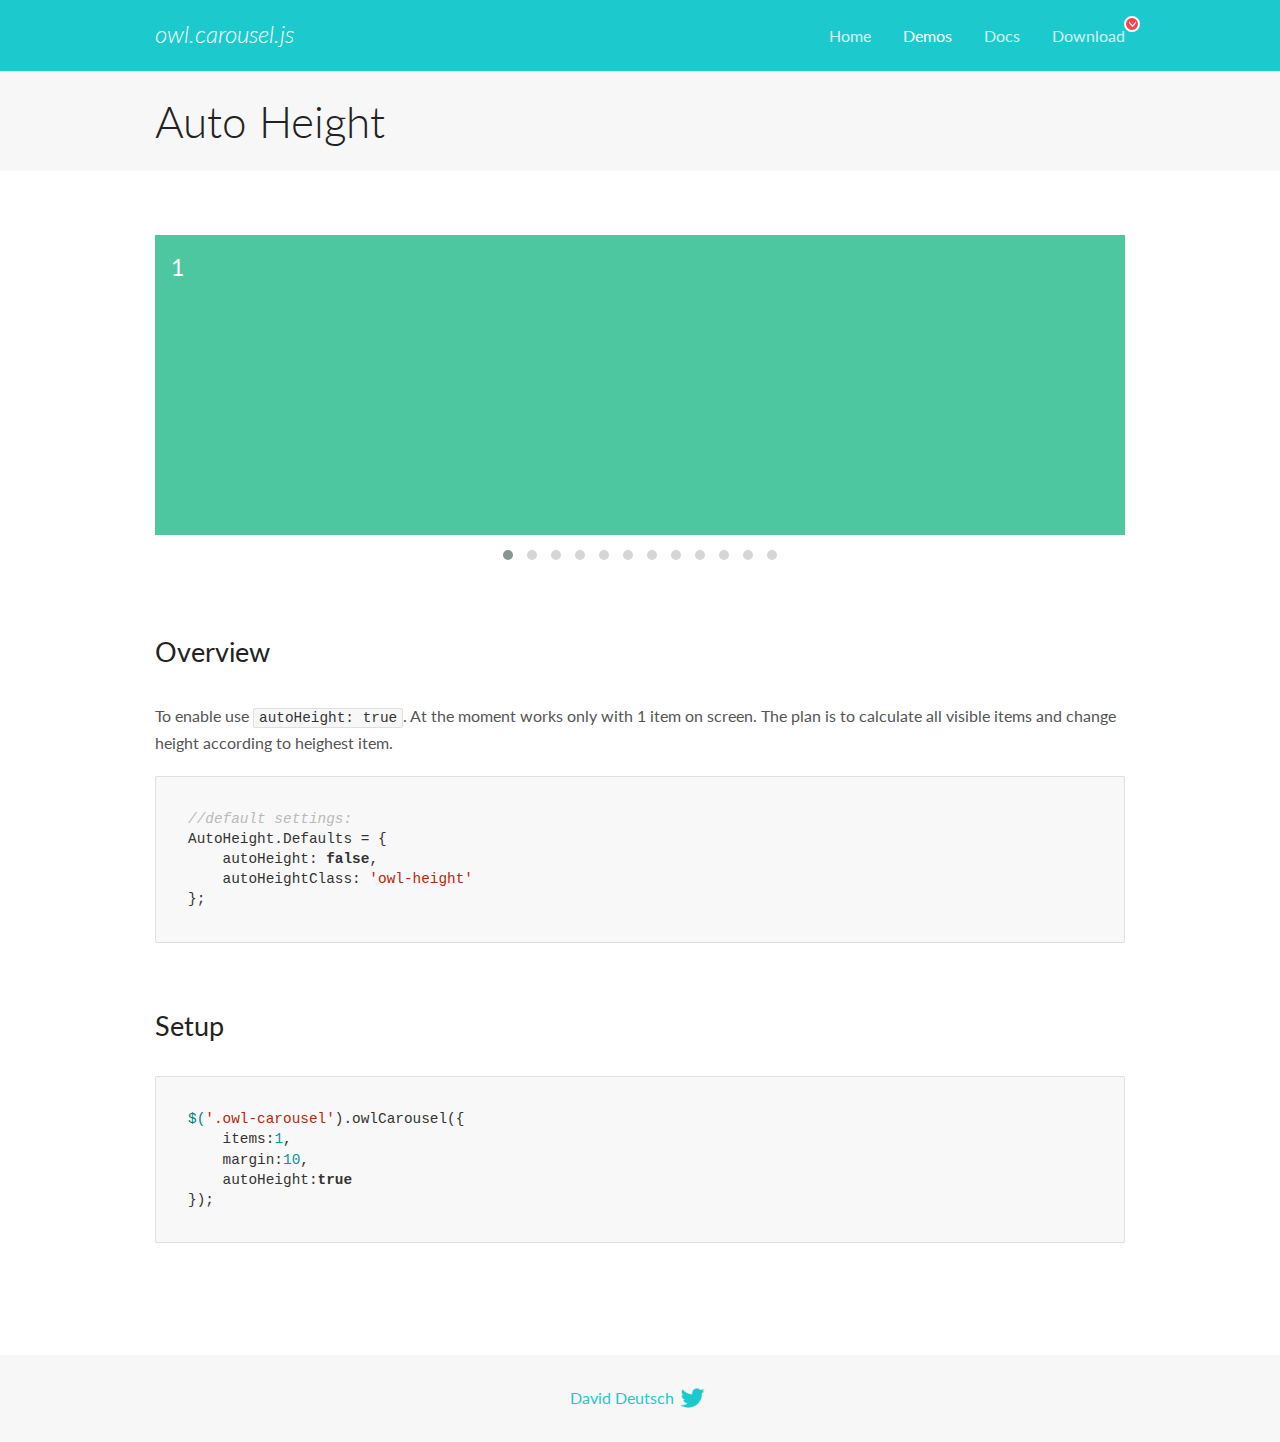
<file: slides-owl/OwlCarousel2-2.3.4/docs/demos/autoheight.html>
<!DOCTYPE html>
<html lang="en">
  <head>

    <!-- head -->
    <meta charset="utf-8">
    <meta name="msapplication-tap-highlight" content="no" />
    <meta name="viewport" content="width=device-width, initial-scale=1.0" />
    <meta name="description" content="autoHeight usage demo">
    <meta name="author" content="David Deutsch">
    <title>
      Auto Height Demo | Owl Carousel | 2.3.4
    </title>

    <!-- Stylesheets -->
    <link href='https://fonts.googleapis.com/css?family=Lato:300,400,700,400italic,300italic' rel='stylesheet' type='text/css'>
    <link rel="stylesheet" href="../assets/css/docs.theme.min.css">

    <!-- Owl Stylesheets -->
    <link rel="stylesheet" href="../assets/owlcarousel/assets/owl.carousel.min.css">
    <link rel="stylesheet" href="../assets/owlcarousel/assets/owl.theme.default.min.css">

    <!-- HTML5 shim and Respond.js IE8 support of HTML5 elements and media queries -->

    <!--[if lt IE 9]>
      <script src="https://oss.maxcdn.com/libs/html5shiv/3.7.0/html5shiv.js"></script>
      <script src="https://oss.maxcdn.com/libs/respond.js/1.3.0/respond.min.js"></script>
    <![endif]-->

    <!-- Favicons -->
    <link rel="apple-touch-icon-precomposed" sizes="144x144" href="../assets/ico/apple-touch-icon-144-precomposed.png">
    <link rel="shortcut icon" href="../assets/ico/favicon.png">
    <link rel="shortcut icon" href="favicon.ico">

    <!-- Yeah i know js should not be in header. Its required for demos.-->

    <!-- javascript -->
    <script src="../assets/vendors/jquery.min.js"></script>
    <script src="../assets/owlcarousel/owl.carousel.js"></script>
  </head>
  <body>

    <!-- header -->
    <header class="header">
      <div class="row">
        <div class="large-12 columns">
          <div class="brand left">
            <h3>
              <a href="/OwlCarousel2/">owl.carousel.js</a> 
            </h3>
          </div>
          <a id="toggle-nav" class="right">
            <span></span> <span></span> <span></span> 
          </a> 
          <div class="nav-bar">
            <ul class="clearfix">
              <li> <a href="/OwlCarousel2/index.html">Home</a>  </li>
              <li class="active">
                <a href="/OwlCarousel2/demos/demos.html">Demos</a> 
              </li>
              <li> <a href="/OwlCarousel2/docs/started-welcome.html">Docs</a>  </li>
              <li>
                <a href="https://github.com/OwlCarousel2/OwlCarousel2/archive/2.3.4.zip">Download</a> 
                <span class="download"></span> 
              </li>
            </ul>
          </div>
        </div>
      </div>
    </header>

    <!-- title -->
    <section class="title">
      <div class="row">
        <div class="large-12 columns">
          <h1>Auto Height</h1>
        </div>
      </div>
    </section>

    <!--  Demos -->
    <section id="demos">
      <div class="row">
        <div class="large-12 columns">
          <div class="owl-carousel owl-theme">
            <div class="item" style="height:300px">
              <h4>1</h4>
            </div>
            <div class="item" style="height:100px">
              <h4>2</h4>
            </div>
            <div class="item" style="height:500px">
              <h4>3</h4>
            </div>
            <div class="item" style="height:250px">
              <h4>4</h4>
            </div>
            <div class="item" style="height:400px">
              <h4>5</h4>
            </div>
            <div class="item" style="height:500px">
              <h4>6</h4>
            </div>
            <div class="item" style="height:600px">
              <h4>7</h4>
            </div>
            <div class="item" style="height:400px">
              <h4>8</h4>
            </div>
            <div class="item" style="height:300px">
              <h4>9</h4>
            </div>
            <div class="item" style="height:350px">
              <h4>10</h4>
            </div>
            <div class="item" style="height:200px">
              <h4>11</h4>
            </div>
            <div class="item" style="height:150px">
              <h4>12</h4>
            </div>
          </div>
          <h3 id="overview">Overview</h3>
          <p>To enable use <code>autoHeight: true</code>. At the moment works only with 1 item on screen. The plan is to calculate all visible items and change height according to heighest item.</p>
          <pre><code>//default settings:
AutoHeight.Defaults = {
    autoHeight: false,
    autoHeightClass: &#39;owl-height&#39;
};</code></pre>
          <h3 id="setup">Setup</h3>
          <pre><code>$(&#39;.owl-carousel&#39;).owlCarousel({
    items:1,
    margin:10,
    autoHeight:true
});</code></pre>
          <script>
            $(document).ready(function() {
              $('.owl-carousel').owlCarousel({
                items: 1,
                margin: 10,
                autoHeight: true
              });
            })
          </script>
        </div>
      </div>
    </section>

    <!-- footer -->
    <footer class="footer">
      <div class="row">
        <div class="large-12 columns">
          <h5>
            <a href="/OwlCarousel2/docs/support-contact.html">David Deutsch</a> 
            <a id="custom-tweet-button" href="https://twitter.com/share?url=https://github.com/OwlCarousel2/OwlCarousel2&text=Owl Carousel - This is so awesome! " target="_blank"></a> 
          </h5>
        </div>
      </div>
    </footer>

    <!-- vendors -->
    <script src="../assets/vendors/highlight.js"></script>
    <script src="../assets/js/app.js"></script>
  </body>
</html>
</file>
<file: reed-ui/hover_image-main/style.css>
*{
    padding:0;
    margin:0; 
}
body {
    width: 100%;
    height: 100vh;
    display: flex;
    justify-content: center;
    align-items: center;
}


.container {
    width:460px;
    height: 466px;
    position: relative;
}
.container .square {
    position:absolute;
    width: 460px;
    height: 466px;
    overflow: hidden;
    transition: all 1s;
    transform:scale(0.5);
}



.container .square.active {
    /* border:2px solid rgb(0,187,255); */
    transform:rotate(calc(18deg * var(--i)));
    /* box-shadow: 0px 0px 5px blue; */
}
</file>
<file: reed-ui/product_card-main/style.css>
@import url('https://fonts.googleapis.com/css2?family=Manrope:wght@500;600;700;800&display=swap');
*{
    padding:0;
    margin:0;
    font-family: 'Manrope', sans-serif;
    box-sizing: border-box;
    cursor: pointer;
    overflow: hidden;
}

body {
    min-height: 100vh;
    background:#fff;
    display: flex;
    justify-content: center;
    align-items: center;
}

.card {
    width:600px;
    height: 400px;
    /* position:relative; */
    display: flex;
    justify-content: center;
}

.thumb {
    width: 300px;
    height: 400px;
    z-index:1;
    transition : 0.8s all;
}

.desc {
    width: 300px;
    height: 400px;
    background:#0e1012;
    transition: 0.8s all;
    padding-top:20px;
    position:absolute;
}

.desc h3 {
    color:#1371ff;
    text-align: center;
    font-size:16px;
}
.desc .name,.desc .size {
    font-weight: bold;
    color:#a7a4a4;
    font-size:20px;
    margin-top:47px;
    margin-left:46px;
}

.desc p {
    margin-left:46px;
    width:206px;
    font-size:14px;
    margin-top:6px;
    color:#1371ff;
}


.list-size {
    display: flex;
    margin-left:46px;
    gap:15px;
    margin-top:23px;
}

.list-size .item {
    width:28px;
    height: 28px;
    background:#ce0120;
    color:#fff;
    display: flex;
    justify-content: center;
    align-items: center;
    font-size:12px;
}


.other-info {
    display: flex;
    align-items: center;
    margin-top:40px;
}

.price {
    margin-left:46px;
    margin-right:30px;
    color:#fff;
    font-weight: bold;
}

button {
    width: 120px;
    height: 40px;
    border-radius: 5px;
    background:linear-gradient(90deg,#16d9e3 0%,#30c7ec 47%,#46aef7 100%);
    color:#fff;
    outline:none;
    border:none;
}

button:hover {
    background:linear-gradient(90deg,#2af498 0%,#009efd 100%);
}




.card:hover .desc {
    transform:translateX(150px);
}
.card:hover .thumb {
    transform:translateX(-150px);
}
</file>
<file: reed-ui/web_shop_ban_hang-main/style.css>
@import url('https://fonts.googleapis.com/css2?family=Poppins:ital,wght@0,400;0,500;0,600;1,200;1,400;1,500&display=swap');
*{
    padding:0;
    margin:0;
    box-sizing: border-box;
    font-family:'Poppins', sans-serif;
    cursor: pointer;
}

#wrapper {
    /* Kích thước màn hình là 1280 x 720 */
    width: 100%;
    height: 100vh;
}
#header {
    width: 100%;
    padding:0px 30px;
    margin-top:33px;
    display: flex;
    justify-content: space-between;
    align-items: center;    
}

#menu {
    list-style:none;
    display: flex;
}

#menu .item {
    margin:0px 25px;
}

#menu .item a {
    color:#626A67;
    text-decoration: none;
}


#actions {
    display: flex;
}

#actions .item {
    margin-left:22px;
}





#banner {
    width: 100%;
    background-image :url("assets/banner.png");
    height: 463px;
    margin-top:40px;
    display: flex;
    padding:0px 133px;
    position:relative;
}

#banner .box-left ,#banner .box-right {
    width: 50%;
}

#banner  .box-left h2 {
    font-size:48px;
    margin-top:75px;
    color:#fff;
}

#banner .box-left p {
    color:#D0D0D0;
}

#banner .box-left button {
    width: 191px;
    height: 40px;
    margin-top:41px;
    background:#1d1a1a;
    border:none;
    outline:none;
    color:#fff;
    font-weight: bold;
    border-radius: 20px;
    transition:0.4s;
}

#banner .box-left button:hover {
    background:orange;
}

#banner .box-right {
    padding-left:200px;
    display: flex;
    justify-content: center;
    align-items: center;
}

#banner .box-right img {
    margin:0px 10px;
    animation :animation 3s infinite linear; 
}


#banner .box-right img:nth-child(1)
{
    animation-delay: 0.5s;
}
#banner .box-right img:nth-child(2)
{
    
    animation-delay: 1s;
}

@keyframes animation {
    0%{
        transform:translateY(0px);
    }
    50%{
        transform: translateY(-10px);
    }
    100%{
        transform: translateY(0px);
    }
    
}

.to-bottom {
    position:absolute;
    bottom:-40px;
    left:50%;
    transform:translateX(-50%);
}



#wp-products {
    padding-top:116px;
    padding-bottom: 78px;
    padding-left:134px;
    padding-right:134px;
}

#wp-products h2 {
    text-align: center;
    margin-bottom: 76px;
    font-size:32px;
    color:#626a67;
}


#list-products {
    display: flex;
    list-style: none;
    justify-content: space-around;
    align-items: center;
    flex-wrap: wrap;
}

#list-products .item {
    width: 290px;
    height: 374px;
    background:#362f2f;
    border-radius: 10px;
    margin-bottom: 50px;
}

#list-products .item img {
    display: block;
    margin:0px auto;
    margin-top:17px;
}

#list-products .item .stars {

    display: flex;
    margin:0px auto;
    width: 50%;
}

#list-products .item .name {
    text-align: center;
    color:#fff;
    font-weight: bold;
    margin-top:21px;
}

#list-products .item .desc {
    text-align: center;
    color:#626a67;
}

#list-products .item .price {
    text-align: center;
    color:#f42424;
    font-weight: bold;
    margin-top:20px;
}


.list-page {
    width: 50%;
    margin:0px auto;
}

.list-page {
    display: flex;
    list-style: none;
    justify-content: center;
    align-items: center;
}

.list-page .item {
    margin:0px 15px;
    width: 37px;
    height: 37px;
    background:#362f2f;
    border-radius: 50%;
    display: flex;
    justify-content: center;
    align-items: center;
}
.list-page .item a {
    color:#fff;
    text-decoration: none;
}


#saleoff {
    width: 100%;
    display: flex;
    height: 322px;
}
#saleoff .box-left ,#saleoff .box-right {
    width: 50%;
}
#saleoff .box-left {
    background:#3e413e;
    text-align: center;
    min-height: 322px;
}

#saleoff .box-left h1 {
    padding-top:38px;
}
#saleoff .box-left span:nth-child(1)
{
    color:#fff;
    font-size:50px;
}

#saleoff .box-left span:nth-child(2)
{
    color:orange;
    font-size:128px;
}

#saleoff .box-right {
    background-image:url("assets/off.png");
}


#comment {
    width: 1012px;
    height: 478px;
    margin:0px auto;
    margin-top:184px;
    margin-bottom: 50px;
}

#comment h2 {
    text-align: center;
    margin-bottom: 50px;
    font-size:32px;
    color:#626a67;
}


#comment-body{
    display: flex;
    justify-content: center;
    align-items: center;
    width: 1000px;
    height: 400px;
    list-style: none;
    overflow: hidden;
}

#list-comment {
    width: 100%;
    height: 100%;
    list-style: none;
    transition:0.5s;
}

#list-comment .item {
    width: 100%;
    height: 100%;
    background:#362f2f;
    border-radius: 20px;
    padding-top:50px;
}

#list-comment .item .avatar {
    text-align: center;
    margin-top:13px;
}

#list-comment .item .stars {
    display: flex;
    margin:0px auto;
    width: 50%;
    margin-top:32px;
    justify-content: center;
    align-items: center;
}

#list-comment .item .name {
    text-align: center;
    font-weight: bold;
    color:#fff;
}

#list-comment .item .text {
    padding:20px 50px;
    color:#fff;
   
}

#footer {
    width: 100%;
    background:rgb(0,0,0,0.79);
    height: 322px;
    margin-top:338px;
    padding:0px 63px;
    padding-top:57px;
    display: flex;
    justify-content: space-around;
}

#footer .box {
    width: 250px;
    color:#fff;
}

#footer .box .quick-menu {
    margin-top:40px;

}


#footer .box .quick-menu .item{
    margin-bottom:12px;

}
#footer .box .quick-menu ,.item a{
    color:#fff;
    text-decoration: none;
}



#footer .box form input {
    width: 294px;
    height: 42px;
    background:transparent;
    padding-left:20px;
    color:#fff;
    margin-top:30px;
}

#footer .box form button {
    background:#362f2f;
    box-shadow: 5px 5px 4px rgba(0,0,0.25);
    width: 163px;
    height: 38px;
    margin-top:29px;
    color:#fff;
}
</file>
